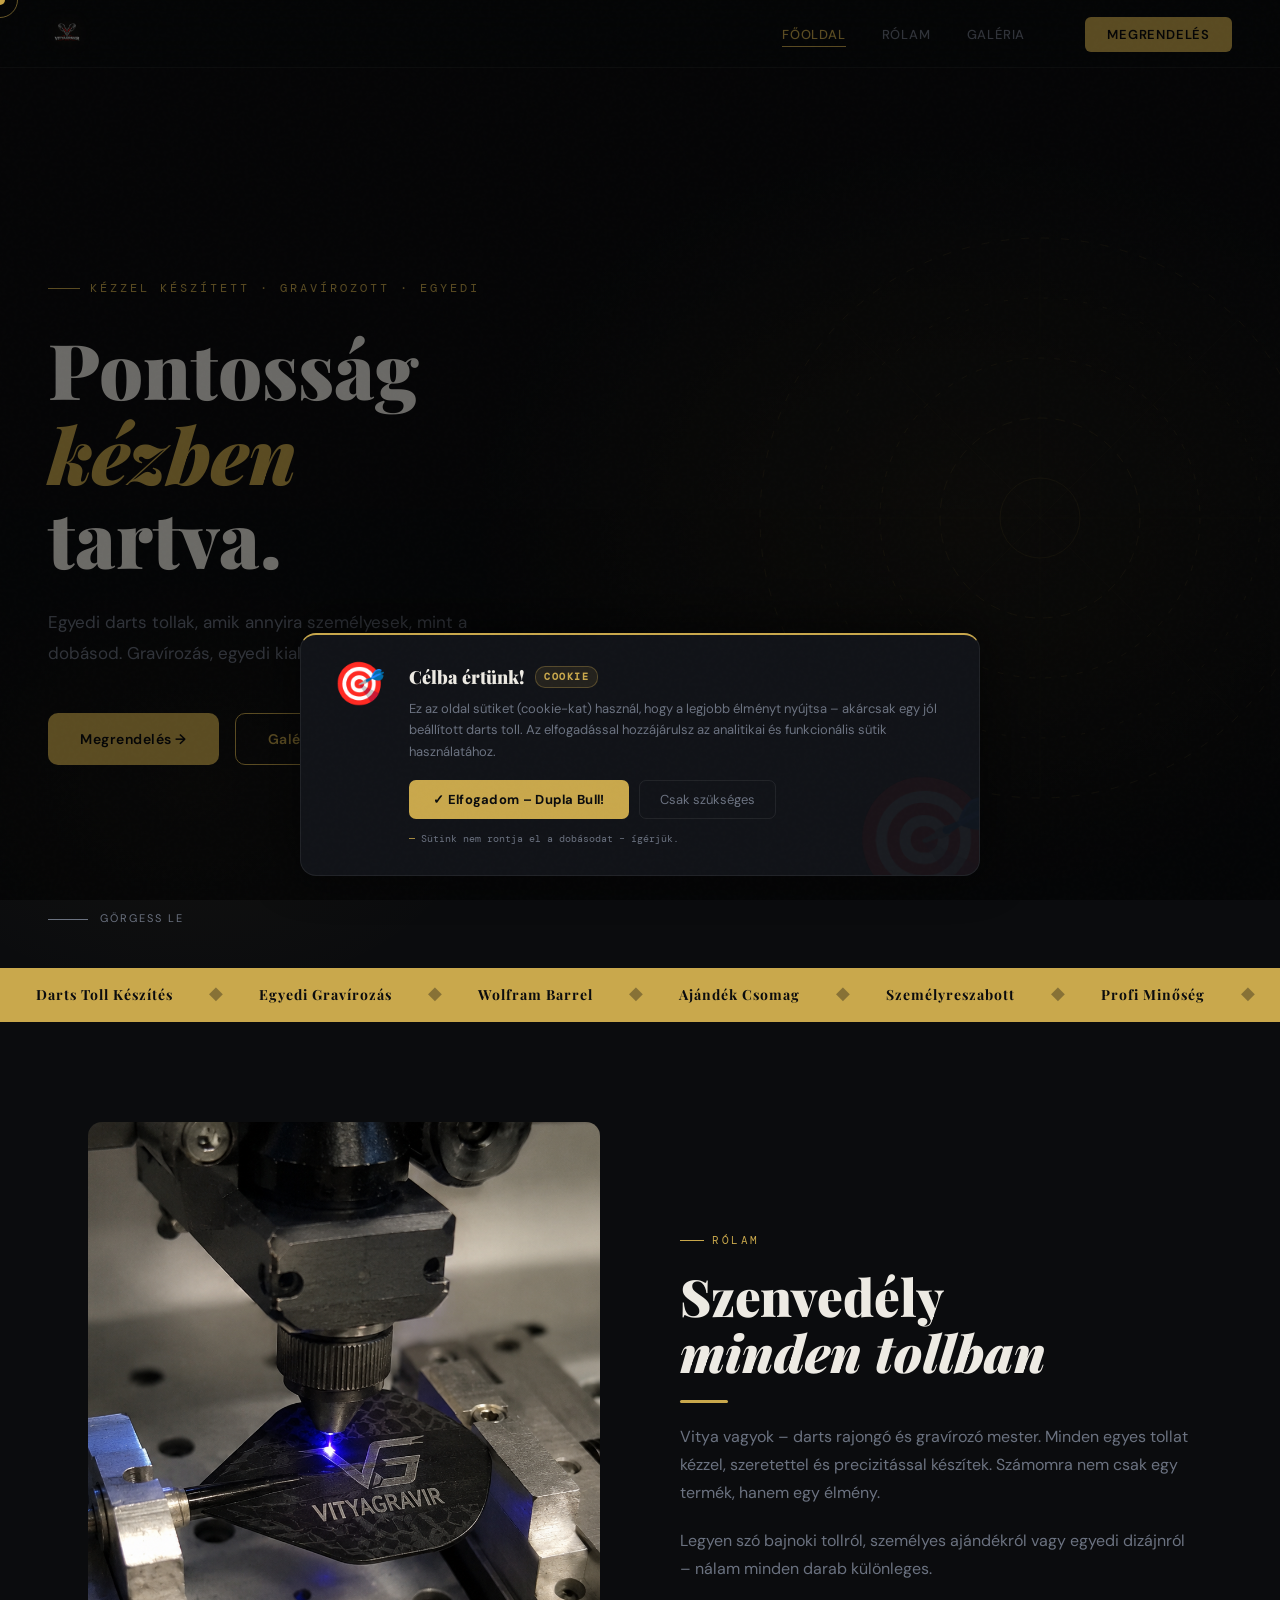
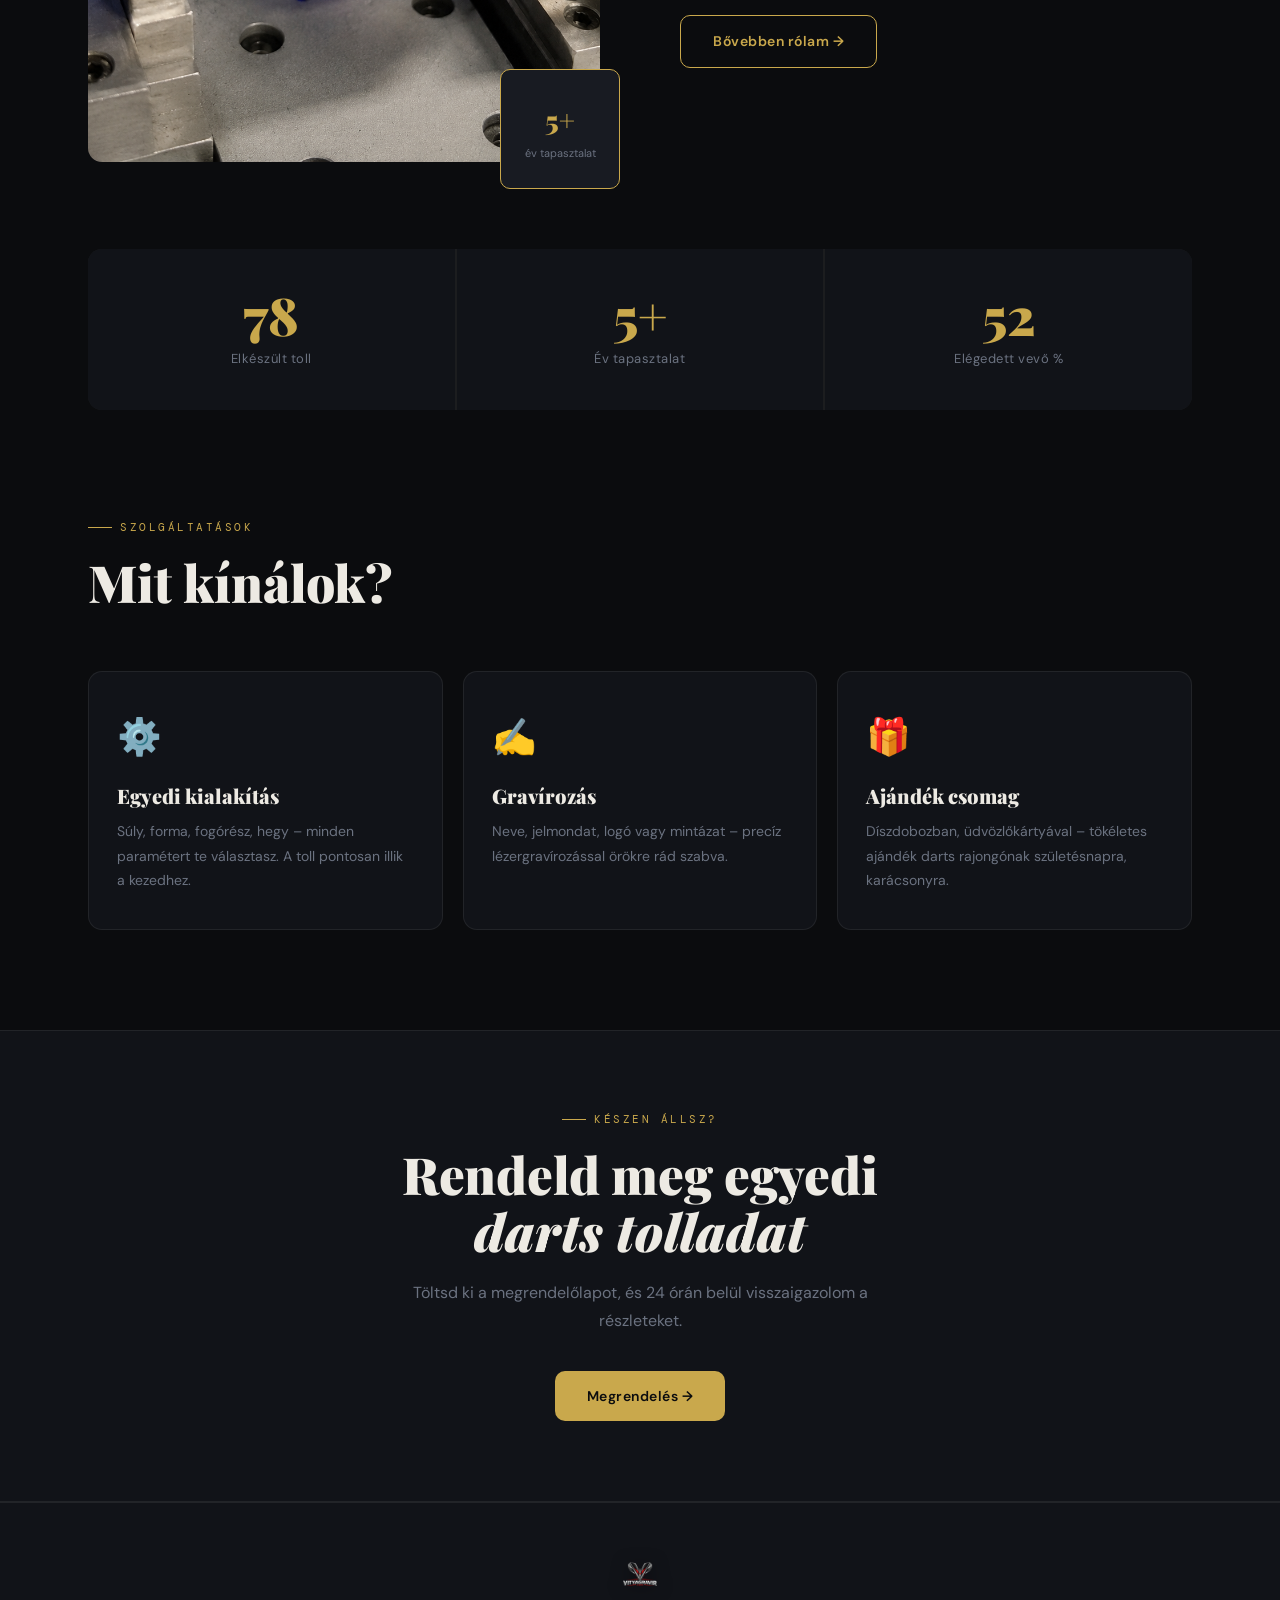
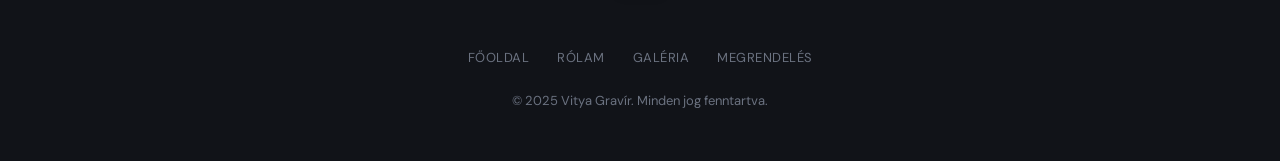
<file: index.html>
<!DOCTYPE html>
<html lang="hu">
<head>
  <meta charset="UTF-8" />
  <meta name="viewport" content="width=device-width, initial-scale=1.0" />
  <title>Vitya Gravír – Egyedi Darts Toll Készítő</title>
  <meta name="description" content="Kézzel készített, gravírozott egyedi darts tollak. Precizitás, minőség, személyreszabás." />
  <link rel="stylesheet" href="style.css" />
  <style>
    /* ---- HERO ---- */
    .hero {
      position: relative;
      min-height: 100vh;
      display: flex;
      align-items: center;
      overflow: hidden;
      padding: 0 48px;
    }

    .hero-bg {
      position: absolute;
      inset: 0;
      background:
        radial-gradient(ellipse 55% 60% at 75% 50%, rgba(201,168,76,0.08) 0%, transparent 70%),
        radial-gradient(ellipse 40% 40% at 15% 80%, rgba(201,168,76,0.04) 0%, transparent 60%);
      pointer-events: none;
    }

    /* animated dartboard rings */
    .dartboard-anim {
      position: absolute;
      right: -60px; top: 50%;
      transform: translateY(-50%);
      width: 600px; height: 600px;
      pointer-events: none;
      opacity: 0.12;
    }

    .dartboard-anim circle {
      fill: none;
      stroke: var(--gold);
      stroke-width: 1;
      transform-origin: center;
      animation: spin-ring 30s linear infinite;
    }
    .dartboard-anim circle:nth-child(2) { animation-duration: 22s; animation-direction: reverse; }
    .dartboard-anim circle:nth-child(3) { animation-duration: 40s; }
    .dartboard-anim circle:nth-child(4) { animation-duration: 16s; animation-direction: reverse; }

    @keyframes spin-ring { to { transform: rotate(360deg); } }

    /* crosshair lines */
    .dartboard-anim line {
      stroke: var(--gold);
      stroke-width: 0.5;
      opacity: 0.5;
    }

    .hero-content { position: relative; z-index: 2; max-width: 680px; }

    .hero-eyebrow {
      display: inline-flex;
      align-items: center;
      gap: 10px;
      font-family: 'DM Mono', monospace;
      font-size: 12px;
      letter-spacing: 3px;
      text-transform: uppercase;
      color: var(--gold);
      margin-bottom: 28px;
      opacity: 0;
      animation: fadeUp 0.8s ease 0.2s forwards;
    }
    .hero-eyebrow::before {
      content: '';
      width: 32px; height: 1px;
      background: var(--gold);
    }

    .hero h1 {
      opacity: 0;
      animation: fadeUp 0.9s ease 0.4s forwards;
      margin-bottom: 28px;
    }

    .hero h1 .line { display: block; }
    .hero h1 em {
      font-style: italic;
      color: var(--gold);
    }

    .hero-sub {
      font-size: 17px;
      max-width: 480px;
      line-height: 1.8;
      color: var(--muted);
      margin-bottom: 44px;
      opacity: 0;
      animation: fadeUp 0.9s ease 0.6s forwards;
    }

    .hero-btns {
      display: flex;
      gap: 16px;
      flex-wrap: wrap;
      opacity: 0;
      animation: fadeUp 0.9s ease 0.8s forwards;
    }

    .hero-scroll {
      position: absolute;
      bottom: 40px; left: 48px;
      display: flex;
      align-items: center;
      gap: 12px;
      font-size: 11px;
      letter-spacing: 2px;
      text-transform: uppercase;
      color: var(--muted);
      opacity: 0;
      animation: fadeUp 1s ease 1.2s forwards;
    }
    .scroll-line {
      width: 40px; height: 1px;
      background: var(--muted);
      animation: scroll-pulse 2s ease-in-out infinite;
    }
    @keyframes scroll-pulse { 0%,100% { width: 40px; } 50% { width: 20px; } }

    @keyframes fadeUp {
      from { opacity: 0; transform: translateY(24px); }
      to   { opacity: 1; transform: none; }
    }

    /* ---- MARQUEE STRIP ---- */
    .marquee-strip {
      background: var(--gold);
      overflow: hidden;
      white-space: nowrap;
      padding: 14px 0;
    }
    .marquee-inner {
      display: inline-flex;
      gap: 0;
      animation: marquee 22s linear infinite;
    }
    .marquee-item {
      font-family: 'Playfair Display', serif;
      font-size: 14px;
      font-weight: 700;
      color: var(--bg);
      padding: 0 36px;
      letter-spacing: 1px;
    }
    .marquee-dot {
      color: rgba(11,12,14,0.35);
      font-size: 18px;
      line-height: 1;
    }
    @keyframes marquee { to { transform: translateX(-50%); } }

    /* ---- ABOUT PREVIEW ---- */
    .about-preview {
      display: grid;
      grid-template-columns: 1fr 1fr;
      gap: 80px;
      align-items: center;
    }

    .about-img-wrap {
      position: relative;
    }

    .about-img-placeholder {
      width: 100%;
      aspect-ratio: 4/5;
      background: var(--bg2);
      border: 1px solid var(--border);
      border-radius: 14px;
      display: flex;
      flex-direction: column;
      align-items: center;
      justify-content: center;
      gap: 16px;
      color: var(--muted);
      font-size: 14px;
    }
    .about-img-placeholder .ph-icon { font-size: 48px; opacity: 0.3; }

    .about-img-frame {
      position: absolute;
      bottom: -20px; right: -20px;
      width: 120px; height: 120px;
      border: 1.5px solid var(--gold);
      border-radius: 10px;
      background: var(--bg3);
      display: flex;
      flex-direction: column;
      align-items: center;
      justify-content: center;
      gap: 4px;
    }
    .about-img-frame strong {
      font-family: 'Playfair Display', serif;
      font-size: 28px;
      font-weight: 900;
      color: var(--gold);
    }
    .about-img-frame span { font-size: 11px; color: var(--muted); text-align: center; line-height: 1.3; }

    .about-text h2 { margin-bottom: 16px; }

    .about-text p { margin-bottom: 20px; }

    /* ---- STATS ---- */
    .stats-row {
      display: grid;
      grid-template-columns: repeat(3, 1fr);
      gap: 2px;
      margin-top: 80px;
      background: var(--border);
      border-radius: 14px;
      overflow: hidden;
    }
    .stat-item {
      background: var(--bg2);
      padding: 40px 32px;
      text-align: center;
    }
    .stat-num {
      font-family: 'Playfair Display', serif;
      font-size: 52px;
      font-weight: 900;
      color: var(--gold);
      line-height: 1;
      margin-bottom: 8px;
    }
    .stat-label { font-size: 13px; color: var(--muted); letter-spacing: 0.5px; }

    /* ---- SERVICES ---- */
    .services-grid {
      display: grid;
      grid-template-columns: repeat(3, 1fr);
      gap: 20px;
      margin-top: 60px;
    }
    .service-card {
      background: var(--bg2);
      border: 1px solid var(--border);
      border-radius: 14px;
      padding: 36px 28px;
      transition: border-color 0.3s, transform 0.3s;
      position: relative;
      overflow: hidden;
    }
    .service-card::before {
      content: '';
      position: absolute;
      top: 0; left: 0; right: 0;
      height: 2px;
      background: var(--gold);
      transform: scaleX(0);
      transform-origin: left;
      transition: transform 0.4s;
    }
    .service-card:hover::before { transform: scaleX(1); }
    .service-card:hover { border-color: rgba(201,168,76,0.3); transform: translateY(-6px); }

    .service-icon { font-size: 36px; margin-bottom: 20px; }
    .service-card h3 { font-size: 20px; margin-bottom: 12px; }
    .service-card p { font-size: 14px; }

    /* ---- CTA BAND ---- */
    .cta-band {
      background: var(--bg2);
      border-top: 1px solid var(--border);
      border-bottom: 1px solid var(--border);
      padding: 80px 48px !important;
      text-align: center;
    }
    .cta-band h2 { margin-bottom: 20px; }
    .cta-band p { margin-bottom: 36px; max-width: 500px; margin-left: auto; margin-right: auto; }

    @media (max-width: 900px) {
      .about-preview { grid-template-columns: 1fr; gap: 40px; }
      .services-grid { grid-template-columns: 1fr; }
      .stats-row { grid-template-columns: 1fr; }
      .hero { padding: 0 24px; min-height: 90vh; }
      .hero-scroll { left: 24px; }
      .dartboard-anim { width: 320px; height: 320px; right: -80px; opacity: 0.06; }
    }
  </style>
</head>
<body>

<div id="cursor"></div>
<div id="cursor-ring"></div>

<!-- NAV -->
<nav>
  <a href="index.html" class="nav-logo"><img src="kepek/logo.png" alt="Vitya Gravír" /></a>
  <ul class="nav-links">
    <li><a href="index.html">Főoldal</a></li>
    <li><a href="rolam.html">Rólam</a></li>
    <li><a href="galeria.html">Galéria</a></li>
    <li><a href="megrendeles.html" class="nav-cta">Megrendelés</a></li>
  </ul>
  <div class="nav-burger"><span></span><span></span><span></span></div>
</nav>
<div class="nav-mobile">
  <a href="index.html">Főoldal</a>
  <a href="rolam.html">Rólam</a>
  <a href="galeria.html">Galéria</a>
  <a href="megrendeles.html">Megrendelés</a>
</div>

<div class="page">

  <!-- HERO -->
  <div class="hero">
    <div class="hero-bg"></div>
    <svg class="dartboard-anim" viewBox="0 0 600 600" xmlns="http://www.w3.org/2000/svg">
      <circle cx="300" cy="300" r="280" stroke-dasharray="8 12"/>
      <circle cx="300" cy="300" r="220" stroke-dasharray="4 16"/>
      <circle cx="300" cy="300" r="160" stroke-dasharray="6 10"/>
      <circle cx="300" cy="300" r="100" stroke-dasharray="10 8"/>
      <circle cx="300" cy="300" r="40"/>
      <line x1="300" y1="20" x2="300" y2="580"/>
      <line x1="20" y1="300" x2="580" y2="300"/>
      <line x1="102" y1="102" x2="498" y2="498"/>
      <line x1="498" y1="102" x2="102" y2="498"/>
    </svg>

    <div class="hero-content">
      <div class="hero-eyebrow">Kézzel készített · Gravírozott · Egyedi</div>
      <h1>
        <span class="line">Pontosság</span>
        <span class="line"><em>kézben</em></span>
        <span class="line">tartva.</span>
      </h1>
      <p class="hero-sub">Egyedi darts tollak, amik annyira személyesek, mint a dobásod. Gravírozás, egyedi kialakítás, profi minőség.</p>
      <div class="hero-btns">
        <a href="megrendeles.html" class="btn btn-gold">Megrendelés →</a>
        <a href="galeria.html" class="btn btn-outline">Galéria megtekintése</a>
      </div>
    </div>

    <div class="hero-scroll">
      <div class="scroll-line"></div>
      Görgess le
    </div>
  </div>

  <!-- MARQUEE -->
  <div class="marquee-strip">
    <div class="marquee-inner">
      <span class="marquee-item">Darts Toll Készítés</span><span class="marquee-dot">◆</span>
      <span class="marquee-item">Egyedi Gravírozás</span><span class="marquee-dot">◆</span>
      <span class="marquee-item">Wolfram Barrel</span><span class="marquee-dot">◆</span>
      <span class="marquee-item">Ajándék Csomag</span><span class="marquee-dot">◆</span>
      <span class="marquee-item">Személyreszabott</span><span class="marquee-dot">◆</span>
      <span class="marquee-item">Profi Minőség</span><span class="marquee-dot">◆</span>
      <span class="marquee-item">Darts Toll Készítés</span><span class="marquee-dot">◆</span>
      <span class="marquee-item">Egyedi Gravírozás</span><span class="marquee-dot">◆</span>
      <span class="marquee-item">Wolfram Barrel</span><span class="marquee-dot">◆</span>
      <span class="marquee-item">Ajándék Csomag</span><span class="marquee-dot">◆</span>
      <span class="marquee-item">Személyreszabott</span><span class="marquee-dot">◆</span>
      <span class="marquee-item">Profi Minőség</span><span class="marquee-dot">◆</span>
    </div>
  </div>

  <!-- ABOUT PREVIEW -->
  <section>
    <div class="about-preview">
      <div class="about-img-wrap reveal">
        <img src="kepek/muhely.png" alt="Vitya Gravír lézer gravírozás" style="width:100%;aspect-ratio:4/5;object-fit:cover;border-radius:14px;" />
        <div class="about-img-frame">
          <strong>5+</strong>
          <span>év tapasztalat</span>
        </div>
      </div>
      <div class="about-text reveal reveal-delay-2">
        <div class="section-tag">Rólam</div>
        <h2>Szenvedély<br><em>minden tollban</em></h2>
        <div class="gold-line"></div>
        <p>Vitya vagyok – darts rajongó és gravírozó mester. Minden egyes tollat kézzel, szeretettel és precizitással készítek. Számomra nem csak egy termék, hanem egy élmény.</p>
        <p>Legyen szó bajnoki tollról, személyes ajándékról vagy egyedi dizájnról – nálam minden darab különleges.</p>
        <a href="rolam.html" class="btn btn-outline" style="margin-top:12px;">Bővebben rólam →</a>
      </div>
    </div>

    <!-- STATS -->
    <div class="stats-row reveal">
      <div class="stat-item">
        <div class="stat-num" data-count="180">0</div>
        <div class="stat-label">Elkészült toll</div>
      </div>
      <div class="stat-item">
        <div class="stat-num" data-count="5">0</div>
        <div class="stat-label">Év tapasztalat</div>
      </div>
      <div class="stat-item">
        <div class="stat-num" data-count="100">0</div>
        <div class="stat-label">Elégedett vevő %</div>
      </div>
    </div>
  </section>

  <!-- SERVICES -->
  <section style="padding-top:0;">
    <div class="reveal">
      <div class="section-tag">Szolgáltatások</div>
      <h2>Mit kínálok?</h2>
    </div>
    <div class="services-grid">
      <div class="service-card reveal reveal-delay-1">
        <div class="service-icon">⚙️</div>
        <h3>Egyedi kialakítás</h3>
        <p>Súly, forma, fogórész, hegy – minden paramétert te választasz. A toll pontosan illik a kezedhez.</p>
      </div>
      <div class="service-card reveal reveal-delay-2">
        <div class="service-icon">✍️</div>
        <h3>Gravírozás</h3>
        <p>Neve, jelmondat, logó vagy mintázat – precíz lézergravírozással örökre rád szabva.</p>
      </div>
      <div class="service-card reveal reveal-delay-3">
        <div class="service-icon">🎁</div>
        <h3>Ajándék csomag</h3>
        <p>Díszdobozban, üdvözlőkártyával – tökéletes ajándék darts rajongónak születésnapra, karácsonyra.</p>
      </div>
    </div>
  </section>

  <!-- CTA BAND -->
  <section class="cta-band" style="max-width:100%;">
    <div class="reveal">
      <div class="section-tag" style="justify-content:center; display:flex;">Készen állsz?</div>
      <h2>Rendeld meg egyedi<br><em>darts tolladat</em></h2>
      <p>Töltsd ki a megrendelőlapot, és 24 órán belül visszaigazolom a részleteket.</p>
      <a href="megrendeles.html" class="btn btn-gold">Megrendelés →</a>
    </div>
  </section>

</div><!-- /page -->

<!-- FOOTER -->
<footer>
  <a href="index.html" class="footer-logo"><img src="kepek/logo.png" alt="Vitya Gravír" /></a>
  <ul class="footer-links">
    <li><a href="index.html">Főoldal</a></li>
    <li><a href="rolam.html">Rólam</a></li>
    <li><a href="galeria.html">Galéria</a></li>
    <li><a href="megrendeles.html">Megrendelés</a></li>
  </ul>
  <p>© 2025 Vitya Gravír. Minden jog fenntartva.</p>
</footer>

<script src="main.js"></script>
<script>
  // Counter animation
  document.querySelectorAll('.stat-num[data-count]').forEach(el => {
    const target = +el.dataset.count;
    const obs = new IntersectionObserver(entries => {
      if (entries[0].isIntersecting) {
        let start = 0;
        const step = () => {
          start += Math.ceil(target / 60);
          if (start >= target) { el.textContent = target + (target === 100 ? '%' : '+'); return; }
          el.textContent = start;
          requestAnimationFrame(step);
        };
        step();
        obs.disconnect();
      }
    }, { threshold: 0.5 });
    obs.observe(el);
  });
</script>

<!-- COOKIE POPUP -->
<div class="cookie-overlay" id="cookieOverlay">
  <div class="cookie-box">
    <div class="cookie-dart">🎯</div>
    <div class="cookie-content">
      <div class="cookie-title">
        Célba értünk! <span class="bull">Cookie</span>
      </div>
      <p class="cookie-text">
        Ez az oldal sütiket (cookie-kat) használ, hogy a legjobb élményt nyújtsa – akárcsak egy jól beállított darts toll. Az elfogadással hozzájárulsz az analitikai és funkcionális sütik használatához.
      </p>
      <div class="cookie-btns">
        <button class="cookie-accept" onclick="acceptCookies()">✓ Elfogadom – Dupla Bull!</button>
        <button class="cookie-decline" onclick="declineCookies()">Csak szükséges</button>
      </div>
      <div class="cookie-score">Sütink nem rontja el a dobásodat – ígérjük.</div>
    </div>
  </div>
</div>
<script>
  (function() {
    if (!localStorage.getItem("vg_cookie")) {
      setTimeout(function() {
        var o = document.getElementById("cookieOverlay");
        if (o) o.classList.add("show");
      }, 1200);
    }
  })();
  function acceptCookies() {
    localStorage.setItem("vg_cookie", "accepted");
    hideCookie();
  }
  function declineCookies() {
    localStorage.setItem("vg_cookie", "declined");
    hideCookie();
  }
  function hideCookie() {
    var o = document.getElementById("cookieOverlay");
    if (o) { o.style.opacity = "0"; setTimeout(function(){ o.remove(); }, 400); }
  }
</script>
</body>
</html>
</file>
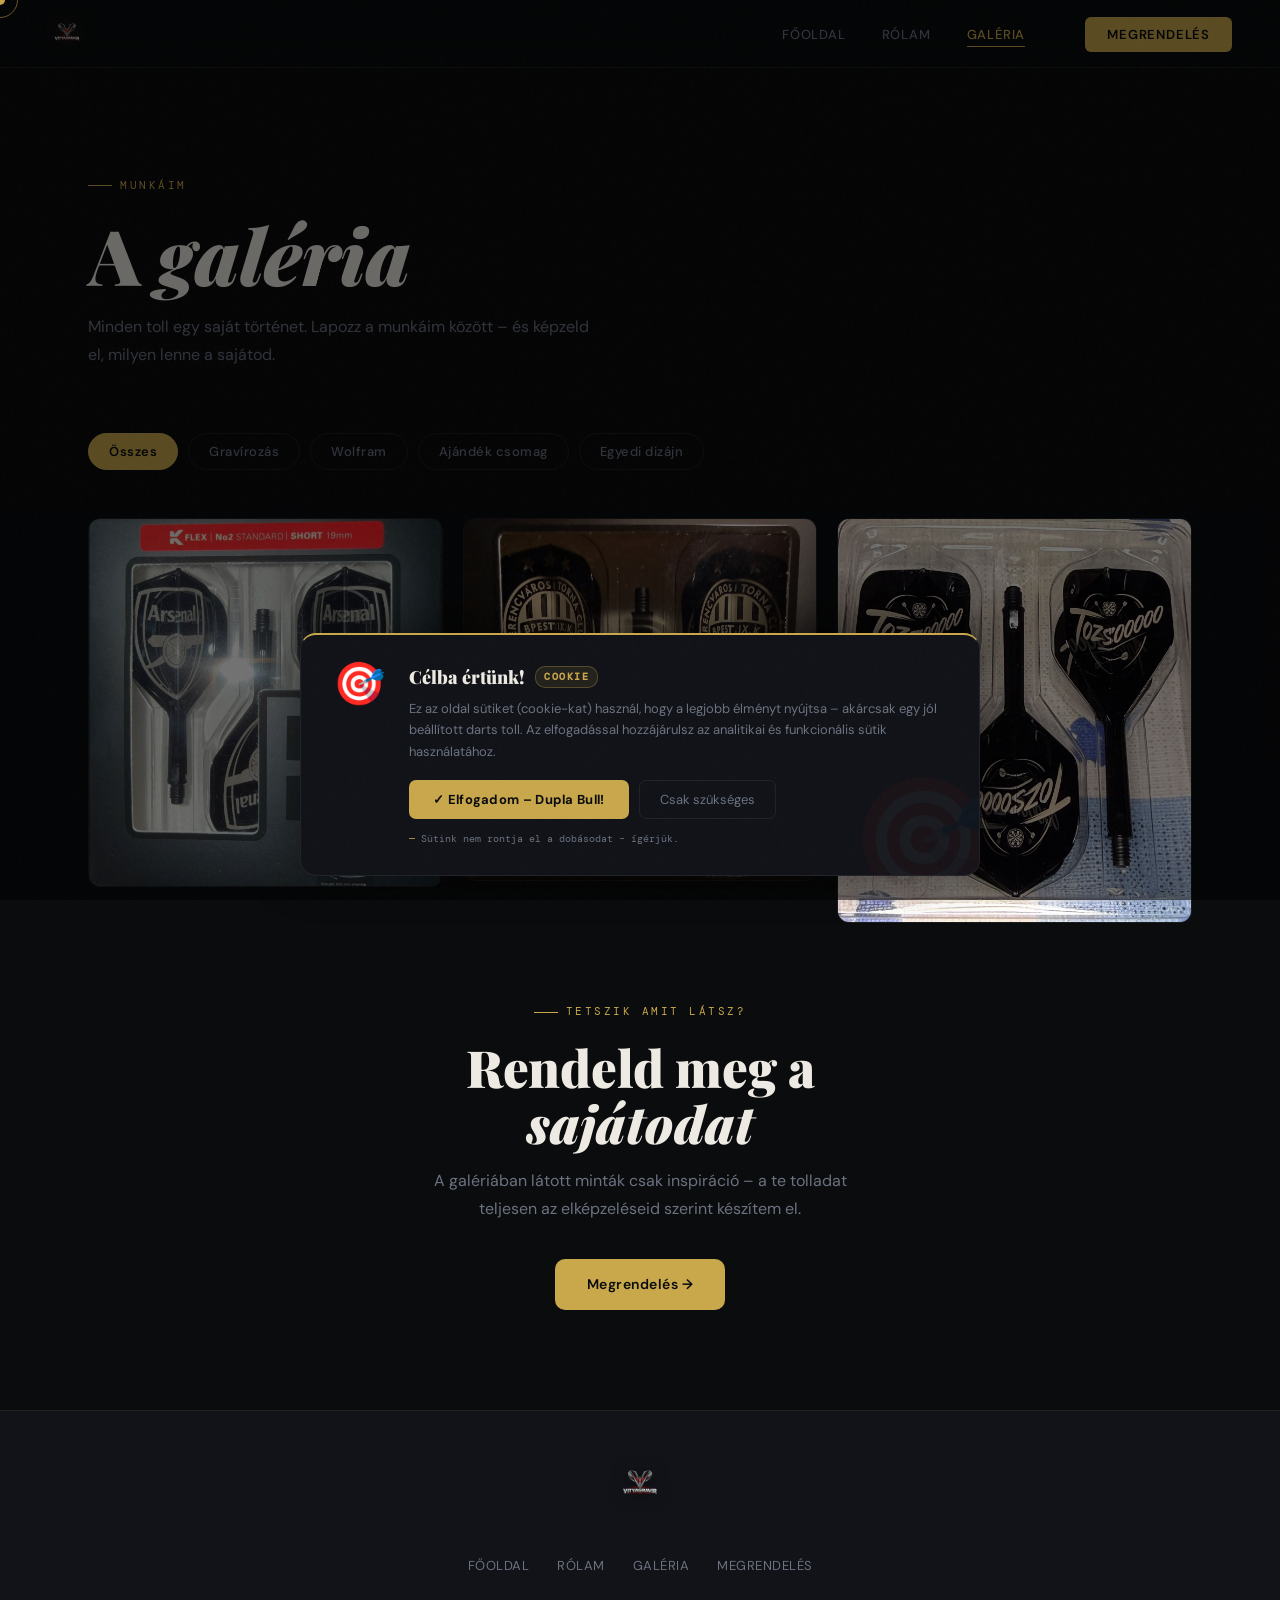
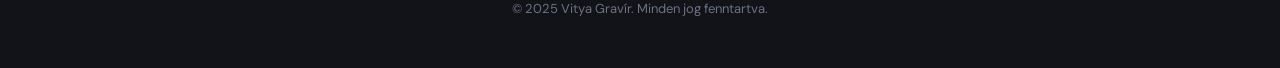
<file: galeria.html>
<!DOCTYPE html>
<html lang="hu">
<head>
  <meta charset="UTF-8" />
  <meta name="viewport" content="width=device-width, initial-scale=1.0" />
  <title>Galéria – Vitya Gravír</title>
  <link rel="stylesheet" href="style.css" />
  <style>
    /* ---- HERO STRIP ---- */
    .gallery-hero {
      padding: 100px 48px 64px;
      max-width: 1200px;
      margin: 0 auto;
    }
    .gallery-hero h1 { margin-bottom: 16px; }
    .gallery-hero p { max-width: 520px; font-size: 16px; }

    /* ---- FILTER BAR ---- */
    .filter-bar {
      max-width: 1200px;
      margin: 0 auto;
      padding: 0 48px 48px;
      display: flex;
      gap: 10px;
      flex-wrap: wrap;
    }
    .filter-btn {
      padding: 9px 20px;
      border-radius: 24px;
      border: 1px solid var(--border);
      background: transparent;
      color: var(--muted);
      font-family: 'DM Sans', sans-serif;
      font-size: 13px;
      font-weight: 500;
      letter-spacing: 0.5px;
      cursor: pointer;
      transition: all 0.2s;
    }
    .filter-btn:hover { border-color: rgba(201,168,76,0.4); color: var(--white); }
    .filter-btn.active {
      background: var(--gold);
      border-color: var(--gold);
      color: var(--bg);
      font-weight: 600;
    }

    /* ---- MASONRY / GRID ---- */
    .gallery-grid {
      max-width: 1200px;
      margin: 0 auto;
      padding: 0 48px 80px;
      columns: 3;
      column-gap: 20px;
    }

    .gallery-item {
      break-inside: avoid;
      margin-bottom: 20px;
      border-radius: 12px;
      overflow: hidden;
      cursor: pointer;
      position: relative;
      border: 1px solid var(--border);
      transition: transform 0.3s, border-color 0.3s;
      display: block;
    }

    .gallery-item:hover { transform: scale(1.02); border-color: rgba(201,168,76,0.4); }

    .gallery-item img {
      width: 100%;
      display: block;
      object-fit: cover;
    }

    /* placeholder cards with different heights */
    .gallery-ph {
      background: var(--bg2);
      display: flex;
      flex-direction: column;
      align-items: center;
      justify-content: center;
      gap: 12px;
      color: var(--muted);
      font-size: 13px;
    }
    .gallery-ph .ph-icon { font-size: 36px; opacity: 0.3; }

    .gallery-item .overlay {
      position: absolute;
      inset: 0;
      background: linear-gradient(to top, rgba(11,12,14,0.9) 0%, transparent 50%);
      opacity: 0;
      transition: opacity 0.3s;
      display: flex;
      flex-direction: column;
      justify-content: flex-end;
      padding: 20px;
    }
    .gallery-item:hover .overlay { opacity: 1; }
    .overlay-title {
      font-family: 'Playfair Display', serif;
      font-size: 17px;
      font-weight: 700;
      color: var(--white);
      margin-bottom: 4px;
    }
    .overlay-tag {
      font-family: 'DM Mono', monospace;
      font-size: 11px;
      color: var(--gold);
      letter-spacing: 1.5px;
      text-transform: uppercase;
    }
    .overlay-zoom {
      position: absolute;
      top: 16px; right: 16px;
      width: 36px; height: 36px;
      background: rgba(201,168,76,0.15);
      border: 1px solid rgba(201,168,76,0.5);
      border-radius: 50%;
      display: flex; align-items: center; justify-content: center;
      font-size: 16px;
      opacity: 0;
      transform: scale(0.7);
      transition: opacity 0.3s, transform 0.3s;
    }
    .gallery-item:hover .overlay-zoom { opacity: 1; transform: scale(1); }

    /* hidden items for filter */
    .gallery-item.hidden {
      display: none;
    }

    /* ---- LIGHTBOX ---- */
    .lightbox {
      position: fixed;
      inset: 0;
      z-index: 800;
      background: rgba(11,12,14,0.96);
      display: flex;
      align-items: center;
      justify-content: center;
      opacity: 0;
      pointer-events: none;
      transition: opacity 0.3s;
    }
    .lightbox.open { opacity: 1; pointer-events: all; }
    .lb-img {
      max-width: 80vw;
      max-height: 80vh;
      border-radius: 12px;
      border: 1px solid var(--border);
      object-fit: contain;
      transform: scale(0.9);
      transition: transform 0.35s cubic-bezier(.34,1.56,.64,1);
    }
    .lightbox.open .lb-img { transform: scale(1); }
    .lb-close {
      position: absolute;
      top: 32px; right: 40px;
      font-size: 32px;
      color: var(--muted);
      cursor: pointer;
      transition: color 0.2s;
      line-height: 1;
    }
    .lb-close:hover { color: var(--gold); }
    .lb-caption {
      position: absolute;
      bottom: 40px;
      left: 50%; transform: translateX(-50%);
      text-align: center;
    }
    .lb-caption strong {
      font-family: 'Playfair Display', serif;
      font-size: 18px;
      color: var(--white);
      display: block;
      margin-bottom: 4px;
    }
    .lb-caption span {
      font-size: 12px;
      color: var(--gold);
      letter-spacing: 1.5px;
      text-transform: uppercase;
    }
    .lb-ph {
      width: 60vw;
      max-width: 700px;
      aspect-ratio: 4/3;
      background: var(--bg2);
      border: 1px solid var(--border);
      border-radius: 12px;
      display: flex;
      flex-direction: column;
      align-items: center;
      justify-content: center;
      gap: 16px;
      color: var(--muted);
      transform: scale(0.9);
      transition: transform 0.35s cubic-bezier(.34,1.56,.64,1);
    }
    .lightbox.open .lb-ph { transform: scale(1); }
    .lb-ph .ph-icon { font-size: 64px; opacity: 0.2; }
    .lb-ph span { font-size: 14px; }

    @media (max-width: 900px) {
      .gallery-grid { columns: 2; padding: 0 24px 60px; }
      .gallery-hero, .filter-bar { padding-left: 24px; padding-right: 24px; }
    }
    @media (max-width: 560px) {
      .gallery-grid { columns: 1; }
    }
  </style>
</head>
<body>

<div id="cursor"></div>
<div id="cursor-ring"></div>

<nav>
  <a href="index.html" class="nav-logo"><img src="kepek/logo.png" alt="Vitya Gravír" /></a>
  <ul class="nav-links">
    <li><a href="index.html">Főoldal</a></li>
    <li><a href="rolam.html">Rólam</a></li>
    <li><a href="galeria.html">Galéria</a></li>
    <li><a href="megrendeles.html" class="nav-cta">Megrendelés</a></li>
  </ul>
  <div class="nav-burger"><span></span><span></span><span></span></div>
</nav>
<div class="nav-mobile">
  <a href="index.html">Főoldal</a>
  <a href="rolam.html">Rólam</a>
  <a href="galeria.html">Galéria</a>
  <a href="megrendeles.html">Megrendelés</a>
</div>

<div class="page">

  <div class="gallery-hero">
    <div class="section-tag reveal">Munkáim</div>
    <h1 class="reveal reveal-delay-1">A <em>galéria</em></h1>
    <p class="reveal reveal-delay-2">Minden toll egy saját történet. Lapozz a munkáim között – és képzeld el, milyen lenne a sajátod.</p>
  </div>

  <!-- FILTER -->
  <div class="filter-bar reveal">
    <button class="filter-btn active" data-filter="all">Összes</button>
    <button class="filter-btn" data-filter="gravir">Gravírozás</button>
    <button class="filter-btn" data-filter="wolfram">Wolfram</button>
    <button class="filter-btn" data-filter="ajandek">Ajándék csomag</button>
    <button class="filter-btn" data-filter="egyedi">Egyedi dizájn</button>
  </div>

  <div class="gallery-grid" id="galleryGrid">

    <div class="gallery-item" data-category="egyedi" onclick="openLightbox(this)">
      <img src="kepek/IMG_6858.jpeg" alt="Arsenal logós darts szett" style="width:100%; display:block;" />
      <div class="overlay">
        <div class="overlay-title">Arsenal Logós Szett</div>
        <div class="overlay-tag">Egyedi dizájn</div>
      </div>
      <div class="overlay-zoom">🔍</div>
      <span style="display:none" class="lb-title">Arsenal Logós Szett</span>
      <span style="display:none" class="lb-cat">Egyedi dizájn</span>
    </div>

    <div class="gallery-item" data-category="egyedi" onclick="openLightbox(this)">
      <img src="kepek/IMG_6859.jpeg" alt="Ferencváros logós darts toll szett" style="width:100%; display:block;" />
      <div class="overlay">
        <div class="overlay-title">FTC Logós Darts Szett</div>
        <div class="overlay-tag">Egyedi dizájn</div>
      </div>
      <div class="overlay-zoom">🔍</div>
      <span style="display:none" class="lb-title">FTC Logós Darts Szett</span>
      <span style="display:none" class="lb-cat">Egyedi dizájn</span>
    </div>

    <div class="gallery-item" data-category="gravir" onclick="openLightbox(this)">
      <img src="kepek/IMG_6860.jpeg" alt="Tózsoooo egyedi gravírozott flight" style="width:100%; display:block;" />
      <div class="overlay">
        <div class="overlay-title">Egyedi Névgravír – Flight</div>
        <div class="overlay-tag">Gravírozás</div>
      </div>
      <div class="overlay-zoom">🔍</div>
      <span style="display:none" class="lb-title">Egyedi Névgravír – Flight</span>
      <span style="display:none" class="lb-cat">Gravírozás</span>
    </div>

  </div>

  <!-- CTA -->
  <div style="text-align:center; padding: 0 48px 100px; max-width:1200px; margin:0 auto;" class="reveal">
    <div class="section-tag" style="justify-content:center; display:flex;">Tetszik amit látsz?</div>
    <h2 style="margin-bottom:16px;">Rendeld meg a<br><em>sajátodat</em></h2>
    <p style="margin-bottom:36px; max-width:420px; margin-left:auto; margin-right:auto;">A galériában látott minták csak inspiráció – a te tolladat teljesen az elképzeléseid szerint készítem el.</p>
    <a href="megrendeles.html" class="btn btn-gold">Megrendelés →</a>
  </div>

</div>

<!-- LIGHTBOX -->
<div class="lightbox" id="lightbox" onclick="closeLightbox(event)">
  <div class="lb-close" onclick="closeLightbox()">✕</div>
  <div class="lb-ph" id="lbContent">
    <span class="ph-icon">🎯</span>
    <span id="lbText">Ide kerül a kép</span>
  </div>
  <div class="lb-caption">
    <strong id="lbTitle"></strong>
    <span id="lbCat"></span>
  </div>
</div>

<footer>
  <a href="index.html" class="footer-logo"><img src="kepek/logo.png" alt="Vitya Gravír" /></a>
  <ul class="footer-links">
    <li><a href="index.html">Főoldal</a></li>
    <li><a href="rolam.html">Rólam</a></li>
    <li><a href="galeria.html">Galéria</a></li>
    <li><a href="megrendeles.html">Megrendelés</a></li>
  </ul>
  <p>© 2025 Vitya Gravír. Minden jog fenntartva.</p>
</footer>

<script src="main.js"></script>
<script>
  // ---- FILTER ----
  document.querySelectorAll('.filter-btn').forEach(btn => {
    btn.addEventListener('click', () => {
      document.querySelectorAll('.filter-btn').forEach(b => b.classList.remove('active'));
      btn.classList.add('active');
      const f = btn.dataset.filter;
      document.querySelectorAll('.gallery-item').forEach(item => {
        if (f === 'all' || item.dataset.category === f) {
          item.classList.remove('hidden');
        } else {
          item.classList.add('hidden');
        }
      });
    });
  });

  // ---- LIGHTBOX ----
  function openLightbox(el) {
    const lb = document.getElementById('lightbox');
    const title = el.querySelector('.lb-title').textContent;
    const cat = el.querySelector('.lb-cat').textContent;
    const img = el.querySelector('img');
    const content = document.getElementById('lbContent');

    document.getElementById('lbTitle').textContent = title;
    document.getElementById('lbCat').textContent = cat;

    if (img) {
      content.outerHTML = `<img class="lb-img" id="lbContent" src="${img.src}" alt="${title}" />`;
    } else {
      // placeholder
      content.innerHTML = `<span class="ph-icon" style="font-size:64px;opacity:0.2;">🎯</span><span>${title}</span>`;
    }

    lb.classList.add('open');
    document.body.style.overflow = 'hidden';
  }

  function closeLightbox(e) {
    if (e && e.target !== document.getElementById('lightbox') && !e.target.classList.contains('lb-close')) return;
    document.getElementById('lightbox').classList.remove('open');
    document.body.style.overflow = '';
  }

  document.addEventListener('keydown', e => { if (e.key === 'Escape') closeLightbox({ target: document.getElementById('lightbox') }); });
</script>

<!-- COOKIE POPUP -->
<div class="cookie-overlay" id="cookieOverlay">
  <div class="cookie-box">
    <div class="cookie-dart">🎯</div>
    <div class="cookie-content">
      <div class="cookie-title">
        Célba értünk! <span class="bull">Cookie</span>
      </div>
      <p class="cookie-text">
        Ez az oldal sütiket (cookie-kat) használ, hogy a legjobb élményt nyújtsa – akárcsak egy jól beállított darts toll. Az elfogadással hozzájárulsz az analitikai és funkcionális sütik használatához.
      </p>
      <div class="cookie-btns">
        <button class="cookie-accept" onclick="acceptCookies()">✓ Elfogadom – Dupla Bull!</button>
        <button class="cookie-decline" onclick="declineCookies()">Csak szükséges</button>
      </div>
      <div class="cookie-score">Sütink nem rontja el a dobásodat – ígérjük.</div>
    </div>
  </div>
</div>
<script>
  (function() {
    if (!localStorage.getItem("vg_cookie")) {
      setTimeout(function() {
        var o = document.getElementById("cookieOverlay");
        if (o) o.classList.add("show");
      }, 1200);
    }
  })();
  function acceptCookies() {
    localStorage.setItem("vg_cookie", "accepted");
    hideCookie();
  }
  function declineCookies() {
    localStorage.setItem("vg_cookie", "declined");
    hideCookie();
  }
  function hideCookie() {
    var o = document.getElementById("cookieOverlay");
    if (o) { o.style.opacity = "0"; setTimeout(function(){ o.remove(); }, 400); }
  }
</script>
</body>
</html>
</file>
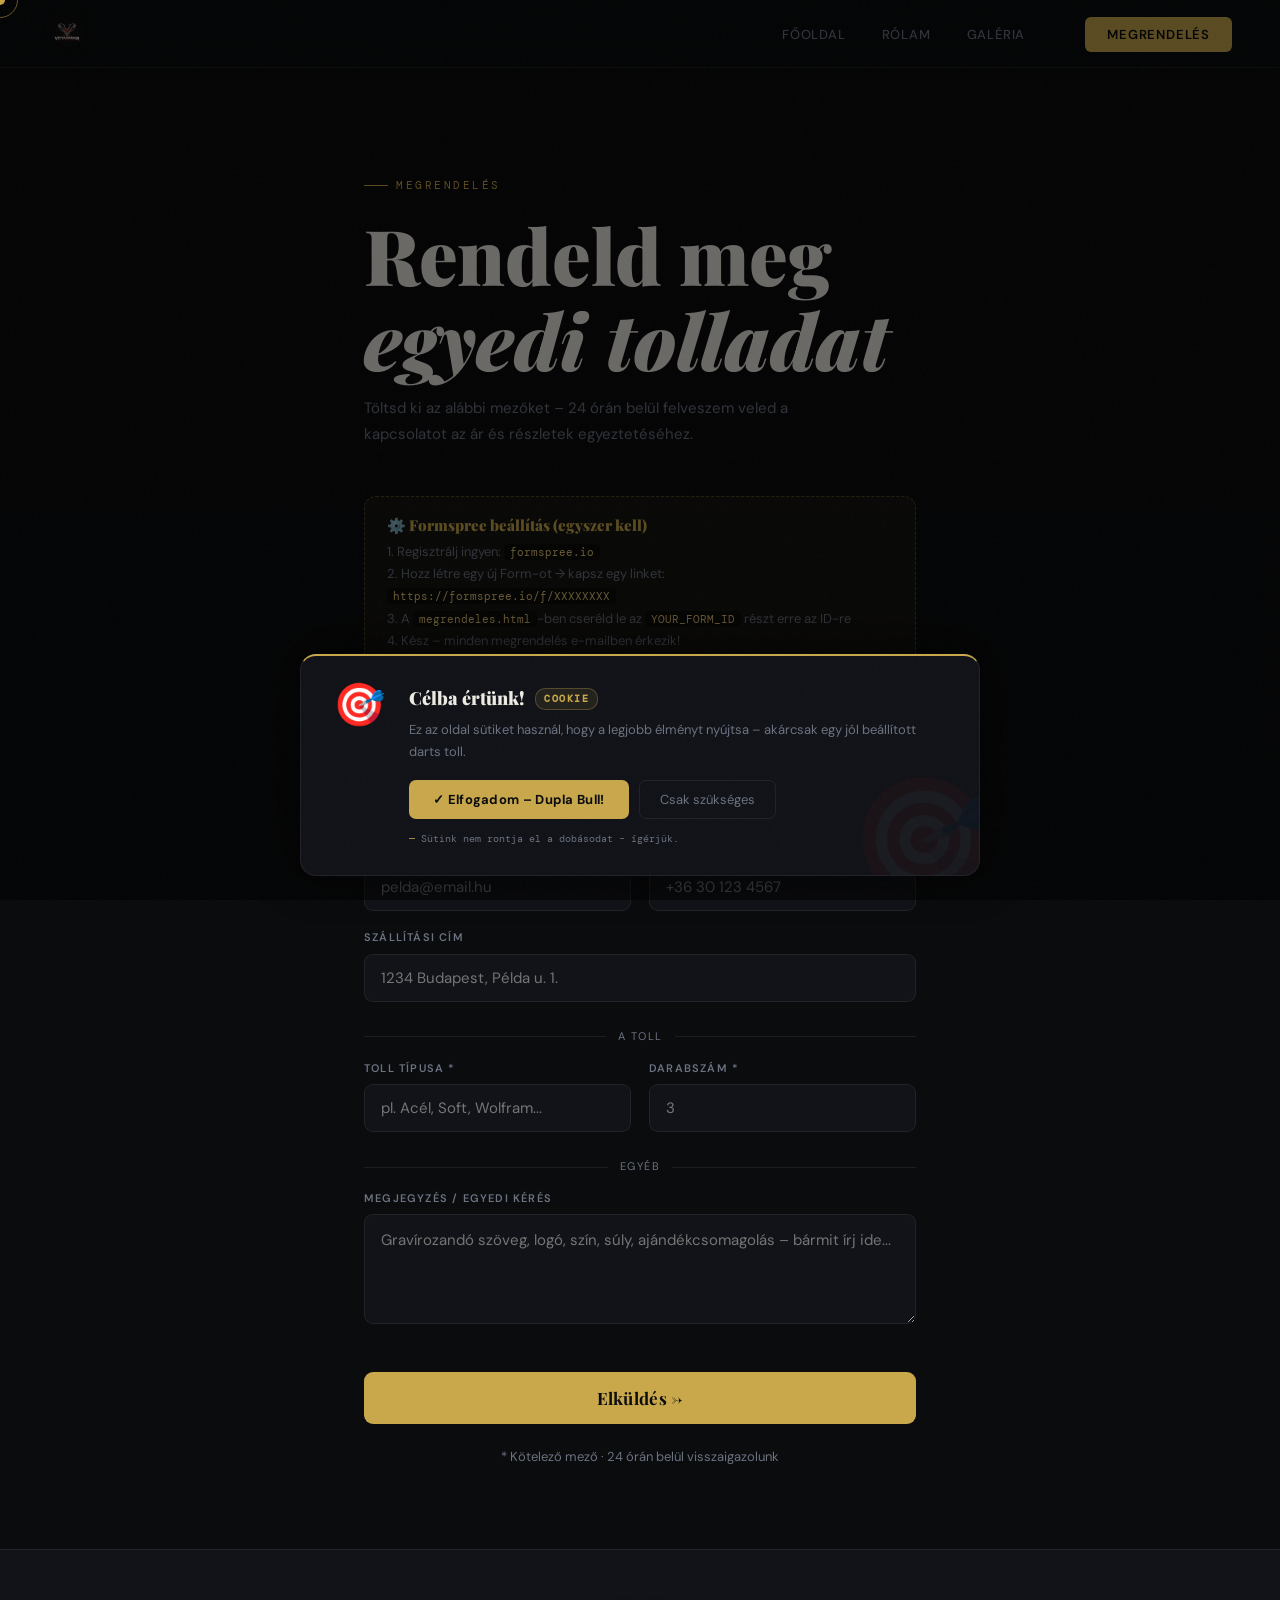
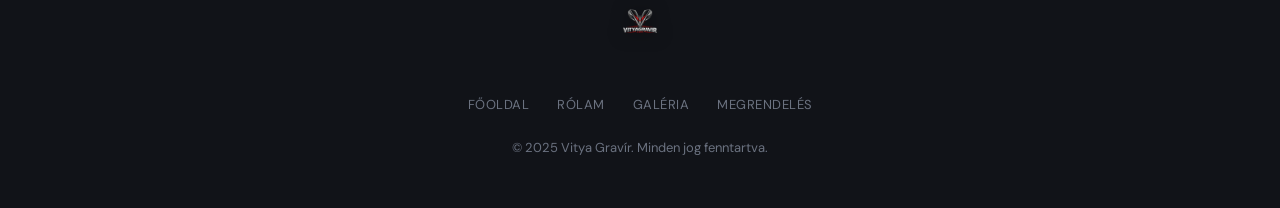
<file: megrendeles.html>
<!DOCTYPE html>
<html lang="hu">
<head>
  <meta charset="UTF-8" />
  <meta name="viewport" content="width=device-width, initial-scale=1.0" />
  <title>Megrendelés – Vitya Gravír</title>
  <link rel="stylesheet" href="style.css" />
  <style>
    .order-wrap {
      max-width: 600px;
      margin: 0 auto;
      padding: 100px 24px 80px;
    }

    .order-intro { margin-bottom: 48px; }
    .order-intro h1 { margin-bottom: 14px; }
    .order-intro p { font-size: 15px; max-width: 460px; }

    .simple-form {
      display: flex;
      flex-direction: column;
      gap: 18px;
    }

    .field {
      display: flex;
      flex-direction: column;
      gap: 7px;
    }

    label {
      font-size: 11px;
      font-weight: 600;
      letter-spacing: 1.2px;
      text-transform: uppercase;
      color: var(--muted);
    }

    input, textarea {
      background: var(--bg2);
      border: 1px solid var(--border);
      border-radius: 9px;
      color: var(--white);
      font-family: 'DM Sans', sans-serif;
      font-size: 15px;
      padding: 13px 16px;
      outline: none;
      width: 100%;
      transition: border-color 0.2s, background 0.2s;
    }
    input:focus, textarea:focus {
      border-color: var(--gold);
      background: rgba(201,168,76,0.04);
    }
    input.invalid { border-color: #c0392b; }
    textarea { min-height: 110px; resize: vertical; line-height: 1.65; }

    .row-2 {
      display: grid;
      grid-template-columns: 1fr 1fr;
      gap: 18px;
    }

    .divider-label {
      display: flex;
      align-items: center;
      gap: 12px;
      color: var(--muted);
      font-size: 11px;
      letter-spacing: 1.5px;
      text-transform: uppercase;
      margin: 8px 0 -4px;
    }
    .divider-label::before, .divider-label::after {
      content: '';
      flex: 1;
      height: 1px;
      background: var(--border);
    }

    .btn-submit {
      background: var(--gold);
      color: var(--bg);
      border: none;
      padding: 15px;
      border-radius: 9px;
      font-family: 'Playfair Display', serif;
      font-size: 17px;
      font-weight: 700;
      cursor: pointer;
      width: 100%;
      margin-top: 8px;
      transition: background 0.2s, transform 0.1s;
      display: flex;
      align-items: center;
      justify-content: center;
      gap: 10px;
      letter-spacing: 0.3px;
    }
    .btn-submit:hover { background: var(--gold2); }
    .btn-submit:active { transform: scale(0.99); }
    .btn-submit:disabled { opacity: 0.5; cursor: not-allowed; }


    .form-note {
      text-align: center;
      font-size: 13px;
      color: var(--muted);
      margin-top: 4px;
    }

    /* EMAILJS config */
    .config-box {
      background: rgba(201,168,76,0.06);
      border: 1px dashed rgba(201,168,76,0.35);
      border-radius: 12px;
      padding: 20px 22px;
      margin-bottom: 36px;
    }
    .config-box h3 {
      font-family: 'Playfair Display', serif;
      font-size: 15px;
      color: var(--gold);
      margin-bottom: 8px;
    }
    .config-box p { font-size: 13px; line-height: 1.7; }
    .config-box code {
      background: rgba(0,0,0,0.4);
      padding: 1px 6px;
      border-radius: 4px;
      color: var(--gold2);
      font-size: 11px;
      font-family: 'DM Mono', monospace;
    }
    .config-fields {
      display: grid;
      grid-template-columns: 1fr 1fr 1fr;
      gap: 10px;
      margin-top: 12px;
    }
    .config-fields input { font-size: 12px; padding: 8px 12px; }
    .config-save {
      margin-top: 10px;
      background: transparent;
      border: 1px solid var(--gold);
      color: var(--gold);
      padding: 8px 20px;
      border-radius: 7px;
      cursor: pointer;
      font-family: 'DM Sans', sans-serif;
      font-size: 13px;
      font-weight: 600;
      transition: background 0.2s;
    }
    .config-save:hover { background: rgba(201,168,76,0.08); }

    @media (max-width: 560px) {
      .row-2 { grid-template-columns: 1fr; }
      .config-fields { grid-template-columns: 1fr; }
    }
  </style>
  <script src="https://js.hcaptcha.com/1/api.js" async defer></script>
</head>
<body>

<div id="cursor"></div>
<div id="cursor-ring"></div>

<nav>
  <a href="index.html" class="nav-logo"><img src="kepek/logo.png" alt="Vitya Gravír" /></a>
  <ul class="nav-links">
    <li><a href="index.html">Főoldal</a></li>
    <li><a href="rolam.html">Rólam</a></li>
    <li><a href="galeria.html">Galéria</a></li>
    <li><a href="megrendeles.html" class="nav-cta">Megrendelés</a></li>
  </ul>
  <div class="nav-burger"><span></span><span></span><span></span></div>
</nav>
<div class="nav-mobile">
  <a href="index.html">Főoldal</a>
  <a href="rolam.html">Rólam</a>
  <a href="galeria.html">Galéria</a>
  <a href="megrendeles.html">Megrendelés</a>
</div>

<div class="page">
  <div class="order-wrap">

    <div class="order-intro reveal">
      <div class="section-tag">Megrendelés</div>
      <h1>Rendeld meg<br><em>egyedi tolladat</em></h1>
      <p>Töltsd ki az alábbi mezőket – 24 órán belül felveszem veled a kapcsolatot az ár és részletek egyeztetéséhez.</p>
    </div>

    <!-- FORMSPREE INSTRUCTION -->
    <div class="config-box reveal">
      <h3>⚙️ Formspree beállítás (egyszer kell)</h3>
      <p>
        1. Regisztrálj ingyen: <code>formspree.io</code><br>
        2. Hozz létre egy új Form-ot → kapsz egy linket: <code>https://formspree.io/f/XXXXXXXX</code><br>
        3. A <code>megrendeles.html</code>-ben cseréld le az <code>YOUR_FORM_ID</code> részt erre az ID-re<br>
        4. Kész – minden megrendelés e-mailben érkezik!
      </p>
    </div>

    <form class="simple-form reveal" id="orderForm" action="https://formspree.io/f/YOUR_FORM_ID" method="POST">

      <!-- KAPCSOLAT -->
      <div class="divider-label">Kapcsolat</div>

      <div class="field">
        <label>Teljes név *</label>
        <input type="text" name="nev" required placeholder="Kovács János" />
      </div>

      <div class="row-2">
        <div class="field">
          <label>E-mail *</label>
          <input type="email" name="email" required placeholder="pelda@email.hu" />
        </div>
        <div class="field">
          <label>Telefon *</label>
          <input type="tel" name="telefon" required placeholder="+36 30 123 4567" />
        </div>
      </div>

      <div class="field">
        <label>Szállítási cím</label>
        <input type="text" name="cim" placeholder="1234 Budapest, Példa u. 1." />
      </div>

      <!-- TOLL -->
      <div class="divider-label">A toll</div>

      <div class="row-2">
        <div class="field">
          <label>Toll típusa *</label>
          <input type="text" name="toll_tipus" required placeholder="pl. Acél, Soft, Wolfram..." />
        </div>
        <div class="field">
          <label>Darabszám *</label>
          <input type="number" name="darabszam" required min="1" max="99" placeholder="3" />
        </div>
      </div>

      <!-- MEGJEGYZÉS -->
      <div class="divider-label">Egyéb</div>

      <div class="field">
        <label>Megjegyzés / egyedi kérés</label>
        <textarea name="megjegyzes" placeholder="Gravírozandó szöveg, logó, szín, súly, ajándékcsomagolás – bármit írj ide..."></textarea>
      </div>

      <div class="h-captcha" data-sitekey="e6cc7182-4728-4af0-967c-ec46ea78e05e" data-theme="dark" style="margin-bottom: 4px;"></div>
      <button type="submit" class="btn-submit">Elküldés →</button>

      <p class="form-note">* Kötelező mező · 24 órán belül visszaigazolunk</p>

    </form>
  </div>
</div>

<footer>
  <a href="index.html" class="footer-logo"><img src="kepek/logo.png" alt="Vitya Gravír" /></a>
  <ul class="footer-links">
    <li><a href="index.html">Főoldal</a></li>
    <li><a href="rolam.html">Rólam</a></li>
    <li><a href="galeria.html">Galéria</a></li>
    <li><a href="megrendeles.html">Megrendelés</a></li>
  </ul>
  <p>© 2025 Vitya Gravír. Minden jog fenntartva.</p>
</footer>

<div class="toast" id="toast"></div>

<!-- COOKIE POPUP -->
<div class="cookie-overlay" id="cookieOverlay">
  <div class="cookie-box">
    <div class="cookie-dart">🎯</div>
    <div class="cookie-content">
      <div class="cookie-title">Célba értünk! <span class="bull">Cookie</span></div>
      <p class="cookie-text">Ez az oldal sütiket használ, hogy a legjobb élményt nyújtsa – akárcsak egy jól beállított darts toll.</p>
      <div class="cookie-btns">
        <button class="cookie-accept" onclick="acceptCookies()">✓ Elfogadom – Dupla Bull!</button>
        <button class="cookie-decline" onclick="declineCookies()">Csak szükséges</button>
      </div>
      <div class="cookie-score">Sütink nem rontja el a dobásodat – ígérjük.</div>
    </div>
  </div>
</div>

<script src="main.js"></script>
<script>
  // Cookie
  (function() {
    if (!localStorage.getItem('vg_cookie')) {
      setTimeout(function() {
        var o = document.getElementById('cookieOverlay');
        if (o) o.classList.add('show');
      }, 1200);
    }
  })();
  function acceptCookies() { localStorage.setItem('vg_cookie','accepted'); hideCookie(); }
  function declineCookies() { localStorage.setItem('vg_cookie','declined'); hideCookie(); }
  function hideCookie() {
    var o = document.getElementById('cookieOverlay');
    if (o) { o.style.opacity='0'; setTimeout(function(){ o.remove(); },400); }
  }
</script>
</body>
</html>
</file>
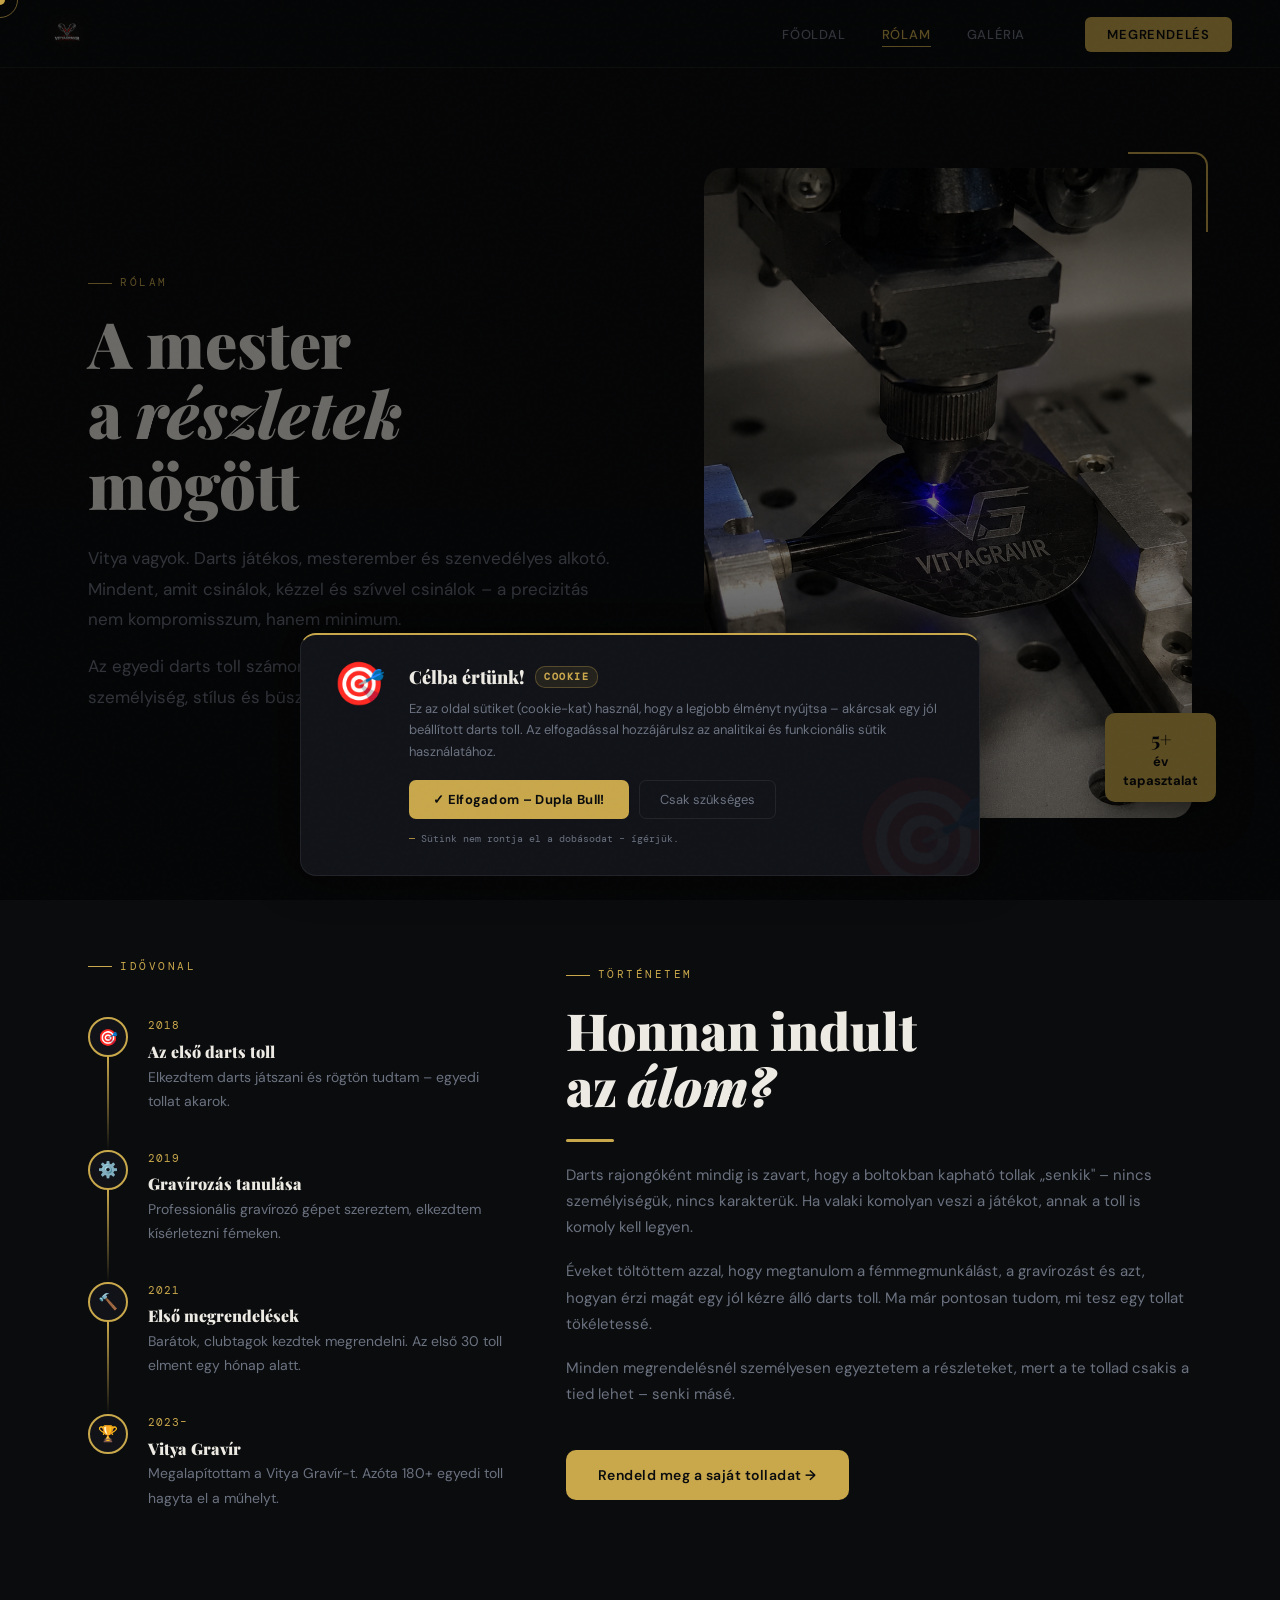
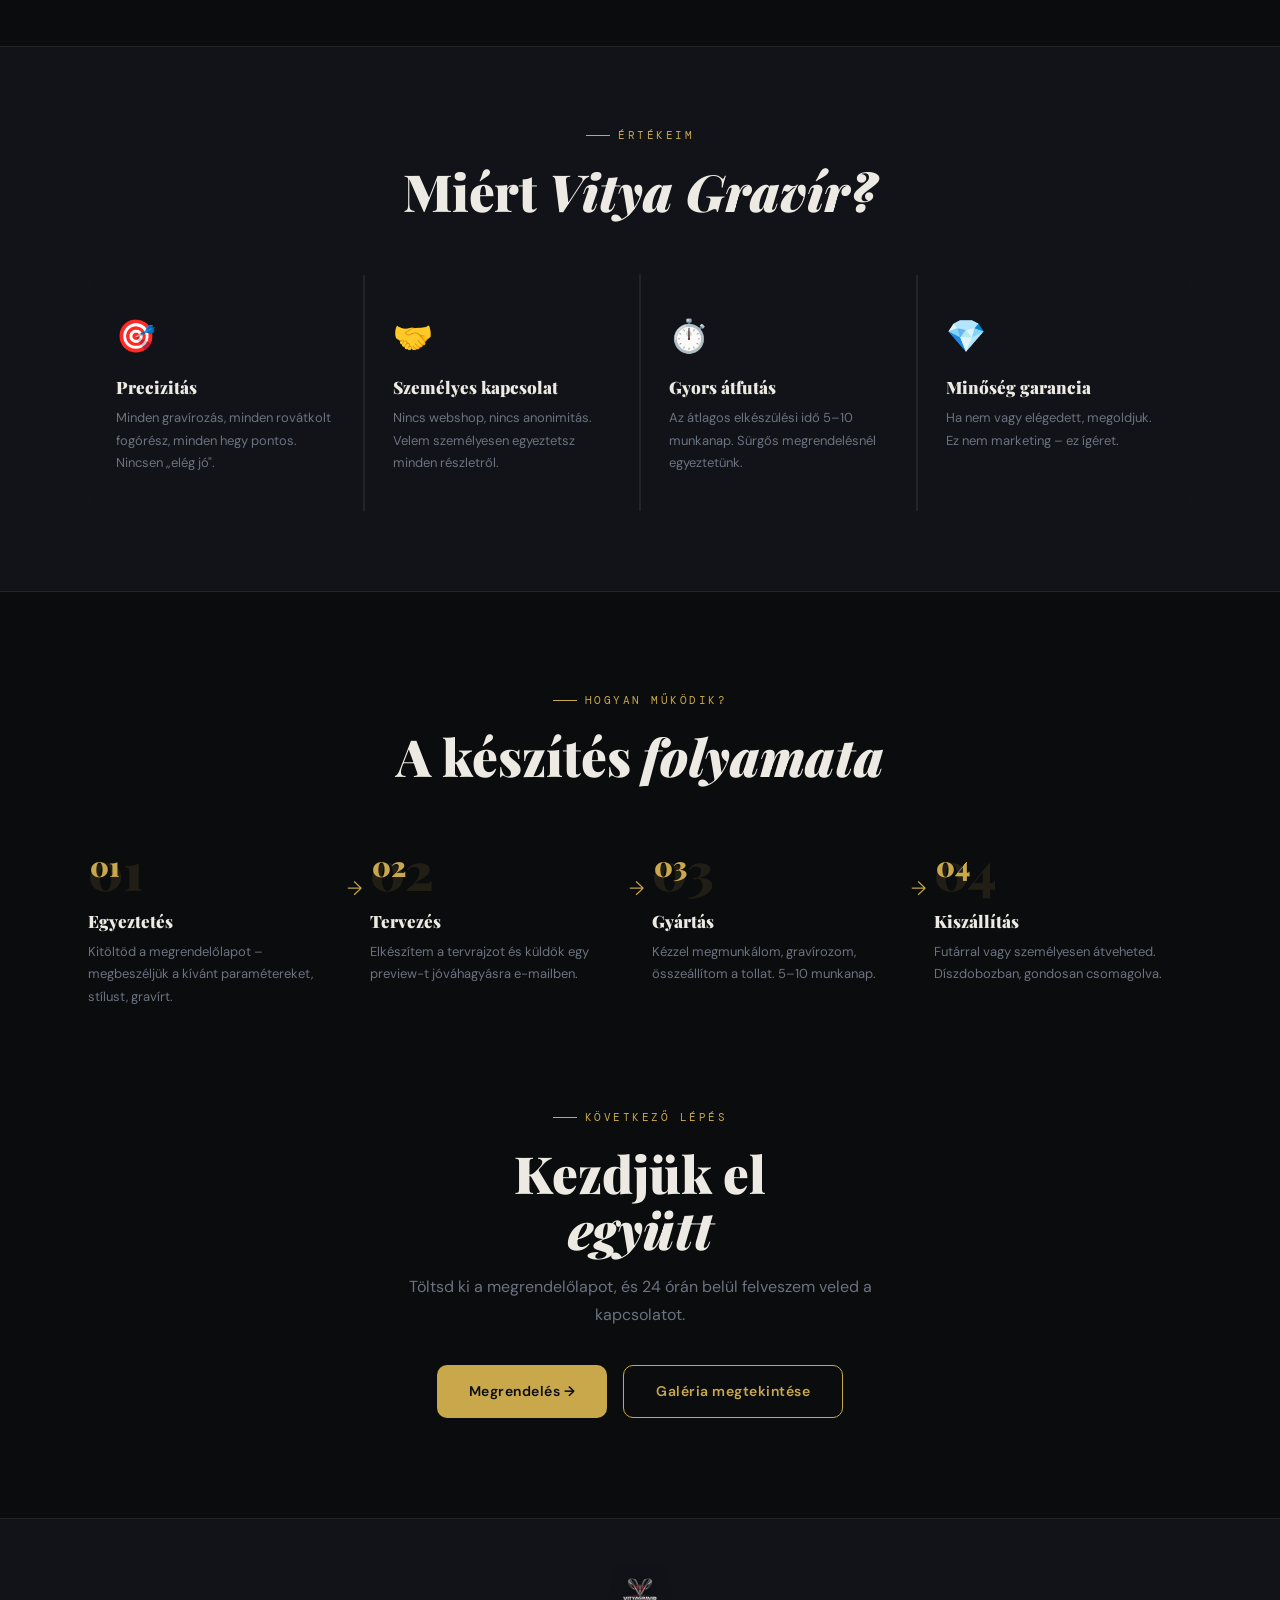
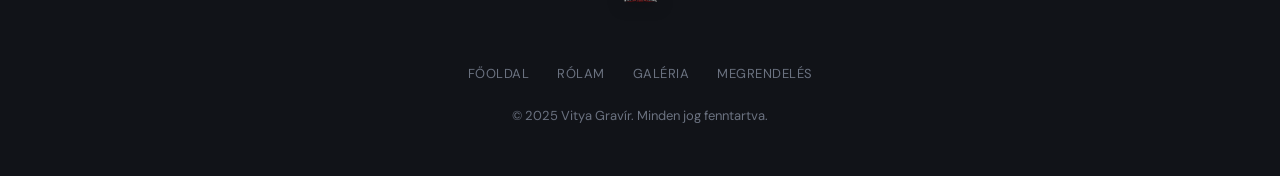
<file: rolam.html>
<!DOCTYPE html>
<html lang="hu">
<head>
  <meta charset="UTF-8" />
  <meta name="viewport" content="width=device-width, initial-scale=1.0" />
  <title>Rólam – Vitya Gravír</title>
  <meta name="description" content="Megismerkedhetsz Vityával – a darts toll készítő és gravírozó mesterrel." />
  <link rel="stylesheet" href="style.css" />
  <style>
    /* ---- PAGE HERO ---- */
    .page-hero {
      padding: 100px 48px 72px;
      max-width: 1200px;
      margin: 0 auto;
      display: grid;
      grid-template-columns: 1.1fr 1fr;
      gap: 80px;
      align-items: center;
    }

    .page-hero-text .section-tag { margin-bottom: 16px; }
    .page-hero-text h1 { margin-bottom: 24px; font-size: clamp(40px, 5vw, 72px); }
    .page-hero-text p { font-size: 17px; line-height: 1.8; margin-bottom: 16px; }

    .page-hero-img {
      position: relative;
    }
    .photo-placeholder {
      width: 100%;
      aspect-ratio: 3/4;
      background: var(--bg2);
      border: 1px solid var(--border);
      border-radius: 20px;
      display: flex;
      flex-direction: column;
      align-items: center;
      justify-content: center;
      color: var(--muted);
      font-size: 14px;
      gap: 14px;
      position: relative;
      overflow: hidden;
    }
    .photo-placeholder .ph-big { font-size: 64px; opacity: 0.25; }
    .photo-placeholder .ph-hint { font-size: 12px; opacity: 0.5; }

    /* decorative corner */
    .photo-deco {
      position: absolute;
      top: -16px; right: -16px;
      width: 80px; height: 80px;
      border-top: 2px solid var(--gold);
      border-right: 2px solid var(--gold);
      border-radius: 0 14px 0 0;
    }
    .photo-deco2 {
      position: absolute;
      bottom: -16px; left: -16px;
      width: 80px; height: 80px;
      border-bottom: 2px solid var(--gold);
      border-left: 2px solid var(--gold);
      border-radius: 0 0 0 14px;
    }
    .badge-craft {
      position: absolute;
      bottom: 24px; right: -24px;
      background: var(--gold);
      color: var(--bg);
      padding: 12px 18px;
      border-radius: 10px;
      font-size: 13px;
      font-weight: 700;
      line-height: 1.4;
      text-align: center;
      box-shadow: 0 12px 32px rgba(0,0,0,0.5);
    }
    .badge-craft strong { display: block; font-family: 'Playfair Display', serif; font-size: 20px; }

    /* ---- STORY SECTION ---- */
    .story-section {
      max-width: 1200px;
      margin: 0 auto;
      padding: 0 48px 100px;
    }

    .story-grid {
      display: grid;
      grid-template-columns: 1fr 1.5fr;
      gap: 60px;
      margin-top: 60px;
    }

    .timeline {
      display: flex;
      flex-direction: column;
      gap: 0;
    }

    .tl-item {
      display: flex;
      gap: 20px;
      padding-bottom: 36px;
      position: relative;
    }

    .tl-item:not(:last-child)::after {
      content: '';
      position: absolute;
      left: 19px; top: 40px;
      width: 2px;
      bottom: 0;
      background: linear-gradient(to bottom, var(--gold), transparent);
    }

    .tl-dot {
      width: 40px; height: 40px;
      border-radius: 50%;
      border: 2px solid var(--gold);
      background: var(--bg2);
      display: flex;
      align-items: center;
      justify-content: center;
      font-size: 16px;
      flex-shrink: 0;
      position: relative;
      z-index: 1;
    }

    .tl-text h3 {
      font-size: 16px;
      color: var(--white);
      margin-bottom: 4px;
    }
    .tl-text .tl-year {
      font-family: 'DM Mono', monospace;
      font-size: 11px;
      color: var(--gold);
      letter-spacing: 1px;
      margin-bottom: 8px;
    }
    .tl-text p { font-size: 14px; }

    .story-text h2 { margin-bottom: 24px; }
    .story-text p { margin-bottom: 18px; font-size: 15px; }

    /* ---- VALUES ---- */
    .values-section {
      background: var(--bg2);
      border-top: 1px solid var(--border);
      border-bottom: 1px solid var(--border);
    }
    .values-inner {
      max-width: 1200px;
      margin: 0 auto;
      padding: 80px 48px;
    }
    .values-grid {
      display: grid;
      grid-template-columns: repeat(4, 1fr);
      gap: 2px;
      margin-top: 56px;
      background: var(--border);
      border-radius: 14px;
      overflow: hidden;
    }
    .value-item {
      background: var(--bg2);
      padding: 36px 28px;
      transition: background 0.3s;
    }
    .value-item:hover { background: var(--bg3); }
    .value-icon { font-size: 32px; margin-bottom: 16px; }
    .value-item h3 { font-size: 17px; margin-bottom: 10px; }
    .value-item p { font-size: 13px; }

    /* ---- PROCESS ---- */
    .process-section {
      max-width: 1200px;
      margin: 0 auto;
      padding: 100px 48px;
    }
    .process-steps {
      display: grid;
      grid-template-columns: repeat(4, 1fr);
      gap: 24px;
      margin-top: 60px;
    }
    .process-step {
      position: relative;
    }
    .process-step:not(:last-child)::after {
      content: '→';
      position: absolute;
      top: 28px;
      right: -16px;
      color: var(--gold);
      font-size: 20px;
      font-weight: 300;
    }
    .step-num {
      font-family: 'Playfair Display', serif;
      font-size: 52px;
      font-weight: 900;
      color: var(--gold-dim);
      line-height: 1;
      margin-bottom: 16px;
      position: relative;
    }
    .step-num::after {
      content: attr(data-n);
      position: absolute;
      top: 8px; left: 2px;
      color: var(--gold);
      font-size: 28px;
    }
    .process-step h3 { font-size: 17px; margin-bottom: 10px; }
    .process-step p { font-size: 13px; }

    /* CTA */
    .rolam-cta {
      max-width: 1200px;
      margin: 0 auto 100px;
      padding: 0 48px;
      text-align: center;
    }
    .rolam-cta h2 { margin-bottom: 16px; }
    .rolam-cta p { margin-bottom: 36px; }

    @media (max-width: 900px) {
      .page-hero { grid-template-columns: 1fr; padding: 80px 24px 48px; gap: 48px; }
      .story-grid { grid-template-columns: 1fr; gap: 40px; }
      .values-grid { grid-template-columns: 1fr 1fr; }
      .process-steps { grid-template-columns: 1fr 1fr; }
      .story-section, .process-section, .rolam-cta { padding-left: 24px; padding-right: 24px; }
      .values-inner { padding: 60px 24px; }
      .badge-craft { right: 0; bottom: 16px; }
    }
    @media (max-width: 560px) {
      .values-grid { grid-template-columns: 1fr; }
      .process-steps { grid-template-columns: 1fr; }
      .process-step::after { display: none; }
    }
  </style>
</head>
<body>

<div id="cursor"></div>
<div id="cursor-ring"></div>

<nav>
  <a href="index.html" class="nav-logo"><img src="kepek/logo.png" alt="Vitya Gravír" /></a>
  <ul class="nav-links">
    <li><a href="index.html">Főoldal</a></li>
    <li><a href="rolam.html">Rólam</a></li>
    <li><a href="galeria.html">Galéria</a></li>
    <li><a href="megrendeles.html" class="nav-cta">Megrendelés</a></li>
  </ul>
  <div class="nav-burger"><span></span><span></span><span></span></div>
</nav>
<div class="nav-mobile">
  <a href="index.html">Főoldal</a>
  <a href="rolam.html">Rólam</a>
  <a href="galeria.html">Galéria</a>
  <a href="megrendeles.html">Megrendelés</a>
</div>

<div class="page">

  <!-- PAGE HERO -->
  <div class="page-hero">
    <div class="page-hero-text">
      <div class="section-tag reveal">Rólam</div>
      <h1 class="reveal reveal-delay-1">A mester<br>a <em>részletek</em><br>mögött</h1>
      <p class="reveal reveal-delay-2">Vitya vagyok. Darts játékos, mesterember és szenvedélyes alkotó. Mindent, amit csinálok, kézzel és szívvel csinálok – a precizitás nem kompromisszum, hanem minimum.</p>
      <p class="reveal reveal-delay-2">Az egyedi darts toll számomra nemcsak sport eszköz – hanem személyiség, stílus és büszkeség kérdése.</p>
    </div>
    <div class="page-hero-img reveal reveal-delay-3">
      <div class="photo-deco"></div>
      <div class="photo-deco2"></div>
      <img src="kepek/muhely.png" alt="Vitya Gravír lézer gravírozás" style="width:100%;aspect-ratio:3/4;object-fit:cover;border-radius:20px;" />
      <div class="badge-craft"><strong>5+</strong>év<br>tapasztalat</div>
    </div>
  </div>

  <!-- STORY -->
  <div class="story-section">
    <div class="story-grid">
      <div class="timeline reveal">
        <div class="section-tag">Idővonal</div>
        <div style="height:24px;"></div>
        <div class="tl-item">
          <div class="tl-dot">🎯</div>
          <div class="tl-text">
            <div class="tl-year">2018</div>
            <h3>Az első darts toll</h3>
            <p>Elkezdtem darts játszani és rögtön tudtam – egyedi tollat akarok.</p>
          </div>
        </div>
        <div class="tl-item">
          <div class="tl-dot">⚙️</div>
          <div class="tl-text">
            <div class="tl-year">2019</div>
            <h3>Gravírozás tanulása</h3>
            <p>Professionális gravírozó gépet szereztem, elkezdtem kísérletezni fémeken.</p>
          </div>
        </div>
        <div class="tl-item">
          <div class="tl-dot">🔨</div>
          <div class="tl-text">
            <div class="tl-year">2021</div>
            <h3>Első megrendelések</h3>
            <p>Barátok, clubtagok kezdtek megrendelni. Az első 30 toll elment egy hónap alatt.</p>
          </div>
        </div>
        <div class="tl-item">
          <div class="tl-dot">🏆</div>
          <div class="tl-text">
            <div class="tl-year">2023–</div>
            <h3>Vitya Gravír</h3>
            <p>Megalapítottam a Vitya Gravír-t. Azóta 180+ egyedi toll hagyta el a műhelyt.</p>
          </div>
        </div>
      </div>

      <div class="story-text reveal reveal-delay-2">
        <div class="section-tag">Történetem</div>
        <h2>Honnan indult<br>az <em>álom?</em></h2>
        <div class="gold-line"></div>
        <p>Darts rajongóként mindig is zavart, hogy a boltokban kapható tollak „senkik" – nincs személyiségük, nincs karakterük. Ha valaki komolyan veszi a játékot, annak a toll is komoly kell legyen.</p>
        <p>Éveket töltöttem azzal, hogy megtanulom a fémmegmunkálást, a gravírozást és azt, hogyan érzi magát egy jól kézre álló darts toll. Ma már pontosan tudom, mi tesz egy tollat tökéletessé.</p>
        <p>Minden megrendelésnél személyesen egyeztetem a részleteket, mert a te tollad csakis a tied lehet – senki másé.</p>
        <a href="megrendeles.html" class="btn btn-gold" style="margin-top:24px;">Rendeld meg a saját tolladat →</a>
      </div>
    </div>
  </div>

  <!-- VALUES -->
  <div class="values-section">
    <div class="values-inner">
      <div class="reveal" style="text-align:center;">
        <div class="section-tag" style="justify-content:center; display:flex;">Értékeim</div>
        <h2>Miért <em>Vitya Gravír?</em></h2>
      </div>
      <div class="values-grid">
        <div class="value-item reveal reveal-delay-1">
          <div class="value-icon">🎯</div>
          <h3>Precizitás</h3>
          <p>Minden gravírozás, minden rovátkolt fogórész, minden hegy pontos. Nincsen „elég jó".</p>
        </div>
        <div class="value-item reveal reveal-delay-2">
          <div class="value-icon">🤝</div>
          <h3>Személyes kapcsolat</h3>
          <p>Nincs webshop, nincs anonimitás. Velem személyesen egyeztetsz minden részletről.</p>
        </div>
        <div class="value-item reveal reveal-delay-3">
          <div class="value-icon">⏱️</div>
          <h3>Gyors átfutás</h3>
          <p>Az átlagos elkészülési idő 5–10 munkanap. Sürgős megrendelésnél egyeztetünk.</p>
        </div>
        <div class="value-item reveal reveal-delay-4">
          <div class="value-icon">💎</div>
          <h3>Minőség garancia</h3>
          <p>Ha nem vagy elégedett, megoldjuk. Ez nem marketing – ez ígéret.</p>
        </div>
      </div>
    </div>
  </div>

  <!-- PROCESS -->
  <div class="process-section">
    <div class="reveal" style="text-align:center;">
      <div class="section-tag" style="justify-content:center; display:flex;">Hogyan működik?</div>
      <h2>A készítés <em>folyamata</em></h2>
    </div>
    <div class="process-steps">
      <div class="process-step reveal reveal-delay-1">
        <div class="step-num" data-n="01">01</div>
        <h3>Egyeztetés</h3>
        <p>Kitöltöd a megrendelőlapot – megbeszéljük a kívánt paramétereket, stílust, gravírt.</p>
      </div>
      <div class="process-step reveal reveal-delay-2">
        <div class="step-num" data-n="02">02</div>
        <h3>Tervezés</h3>
        <p>Elkészítem a tervrajzot és küldök egy preview-t jóváhagyásra e-mailben.</p>
      </div>
      <div class="process-step reveal reveal-delay-3">
        <div class="step-num" data-n="03">03</div>
        <h3>Gyártás</h3>
        <p>Kézzel megmunkálom, gravírozom, összeállítom a tollat. 5–10 munkanap.</p>
      </div>
      <div class="process-step reveal reveal-delay-4">
        <div class="step-num" data-n="04">04</div>
        <h3>Kiszállítás</h3>
        <p>Futárral vagy személyesen átveheted. Díszdobozban, gondosan csomagolva.</p>
      </div>
    </div>
  </div>

  <!-- CTA -->
  <div class="rolam-cta reveal">
    <div class="section-tag" style="justify-content:center; display:flex;">Következő lépés</div>
    <h2>Kezdjük el<br><em>együtt</em></h2>
    <p style="max-width:480px; margin:0 auto 36px;">Töltsd ki a megrendelőlapot, és 24 órán belül felveszem veled a kapcsolatot.</p>
    <div style="display:flex; gap:16px; justify-content:center; flex-wrap:wrap;">
      <a href="megrendeles.html" class="btn btn-gold">Megrendelés →</a>
      <a href="galeria.html" class="btn btn-outline">Galéria megtekintése</a>
    </div>
  </div>

</div>

<footer>
  <a href="index.html" class="footer-logo"><img src="kepek/logo.png" alt="Vitya Gravír" /></a>
  <ul class="footer-links">
    <li><a href="index.html">Főoldal</a></li>
    <li><a href="rolam.html">Rólam</a></li>
    <li><a href="galeria.html">Galéria</a></li>
    <li><a href="megrendeles.html">Megrendelés</a></li>
  </ul>
  <p>© 2025 Vitya Gravír. Minden jog fenntartva.</p>
</footer>

<script src="main.js"></script>

<!-- COOKIE POPUP -->
<div class="cookie-overlay" id="cookieOverlay">
  <div class="cookie-box">
    <div class="cookie-dart">🎯</div>
    <div class="cookie-content">
      <div class="cookie-title">
        Célba értünk! <span class="bull">Cookie</span>
      </div>
      <p class="cookie-text">
        Ez az oldal sütiket (cookie-kat) használ, hogy a legjobb élményt nyújtsa – akárcsak egy jól beállított darts toll. Az elfogadással hozzájárulsz az analitikai és funkcionális sütik használatához.
      </p>
      <div class="cookie-btns">
        <button class="cookie-accept" onclick="acceptCookies()">✓ Elfogadom – Dupla Bull!</button>
        <button class="cookie-decline" onclick="declineCookies()">Csak szükséges</button>
      </div>
      <div class="cookie-score">Sütink nem rontja el a dobásodat – ígérjük.</div>
    </div>
  </div>
</div>
<script>
  (function() {
    if (!localStorage.getItem("vg_cookie")) {
      setTimeout(function() {
        var o = document.getElementById("cookieOverlay");
        if (o) o.classList.add("show");
      }, 1200);
    }
  })();
  function acceptCookies() {
    localStorage.setItem("vg_cookie", "accepted");
    hideCookie();
  }
  function declineCookies() {
    localStorage.setItem("vg_cookie", "declined");
    hideCookie();
  }
  function hideCookie() {
    var o = document.getElementById("cookieOverlay");
    if (o) { o.style.opacity = "0"; setTimeout(function(){ o.remove(); }, 400); }
  }
</script>
</body>
</html>
</file>
<file: style.css>
/* =========================================
   VITYA GRAVÍR — Shared Stylesheet
   ========================================= */

@import url('https://fonts.googleapis.com/css2?family=Playfair+Display:ital,wght@0,700;0,900;1,700&family=DM+Sans:wght@300;400;500;600&family=DM+Mono:wght@400;500&display=swap');

:root {
  --bg:       #0b0c0e;
  --bg2:      #111318;
  --bg3:      #181b22;
  --gold:     #c9a84c;
  --gold2:    #e8c87a;
  --gold-dim: rgba(201,168,76,0.12);
  --white:    #edeae3;
  --muted:    #6b7280;
  --border:   rgba(255,255,255,0.07);
  --red:      #c0392b;
  --success:  #27ae60;
  --radius:   10px;
}

*, *::before, *::after { margin: 0; padding: 0; box-sizing: border-box; }

html { scroll-behavior: smooth; font-size: 16px; }

body {
  background: var(--bg);
  color: var(--white);
  font-family: 'DM Sans', sans-serif;
  font-weight: 400;
  line-height: 1.6;
  overflow-x: hidden;
  cursor: none;
}

/* ---- CUSTOM CURSOR ---- */
#cursor {
  position: fixed;
  width: 10px; height: 10px;
  background: var(--gold);
  border-radius: 50%;
  pointer-events: none;
  z-index: 9999;
  transform: translate(-50%, -50%);
  transition: transform 0.08s, width 0.2s, height 0.2s, opacity 0.2s;
  mix-blend-mode: difference;
}
#cursor-ring {
  position: fixed;
  width: 36px; height: 36px;
  border: 1.5px solid var(--gold);
  border-radius: 50%;
  pointer-events: none;
  z-index: 9998;
  transform: translate(-50%, -50%);
  transition: transform 0.18s ease, width 0.2s, height 0.2s, opacity 0.2s;
  opacity: 0.5;
}
body:hover #cursor { opacity: 1; }

/* ---- NAV ---- */
nav {
  position: fixed;
  top: 0; left: 0; right: 0;
  z-index: 500;
  display: flex;
  align-items: center;
  padding: 0 48px;
  height: 68px;
  background: rgba(11,12,14,0.85);
  backdrop-filter: blur(16px);
  -webkit-backdrop-filter: blur(16px);
  border-bottom: 1px solid var(--border);
  transition: background 0.3s;
}

.nav-logo {
  font-family: 'Playfair Display', serif;
  font-size: 20px;
  font-weight: 900;
  color: var(--gold);
  text-decoration: none;
  letter-spacing: 1px;
  margin-right: auto;
  display: flex;
  align-items: center;
  gap: 10px;
}

.nav-logo .dart-icon { font-size: 18px; }

.nav-links {
  display: flex;
  align-items: center;
  gap: 36px;
  list-style: none;
}

.nav-links a {
  font-size: 13px;
  font-weight: 500;
  letter-spacing: 0.8px;
  text-transform: uppercase;
  color: var(--muted);
  text-decoration: none;
  position: relative;
  transition: color 0.2s;
}

.nav-links a::after {
  content: '';
  position: absolute;
  bottom: -4px; left: 0;
  width: 0; height: 1px;
  background: var(--gold);
  transition: width 0.3s;
}

.nav-links a:hover,
.nav-links a.active { color: var(--gold); }
.nav-links a:hover::after,
.nav-links a.active::after { width: 100%; }

.nav-cta {
  margin-left: 24px;
  background: var(--gold);
  color: var(--bg) !important;
  padding: 9px 22px;
  border-radius: 6px;
  font-weight: 600 !important;
  transition: background 0.2s, transform 0.1s !important;
}
.nav-cta::after { display: none !important; }
.nav-cta:hover { background: var(--gold2) !important; transform: translateY(-1px); }

/* hamburger */
.nav-burger {
  display: none;
  flex-direction: column;
  gap: 5px;
  cursor: pointer;
  padding: 4px;
}
.nav-burger span {
  display: block;
  width: 24px; height: 2px;
  background: var(--white);
  border-radius: 2px;
  transition: all 0.3s;
}
.nav-mobile {
  display: none;
  position: fixed;
  top: 68px; left: 0; right: 0;
  background: rgba(11,12,14,0.97);
  padding: 24px 48px;
  border-bottom: 1px solid var(--border);
  flex-direction: column;
  gap: 20px;
  z-index: 499;
}
.nav-mobile a {
  font-size: 15px;
  font-weight: 500;
  letter-spacing: 0.5px;
  color: var(--muted);
  text-decoration: none;
  text-transform: uppercase;
  transition: color 0.2s;
}
.nav-mobile a:hover, .nav-mobile a.active { color: var(--gold); }
.nav-mobile.open { display: flex; }

/* ---- PAGE WRAPPER ---- */
.page { padding-top: 68px; min-height: 100vh; }

/* ---- SECTION DEFAULTS ---- */
section { padding: 100px 48px; max-width: 1200px; margin: 0 auto; }

.section-tag {
  display: inline-flex;
  align-items: center;
  gap: 8px;
  font-family: 'DM Mono', monospace;
  font-size: 11px;
  letter-spacing: 2.5px;
  text-transform: uppercase;
  color: var(--gold);
  margin-bottom: 18px;
}
.section-tag::before {
  content: '';
  display: inline-block;
  width: 24px; height: 1px;
  background: var(--gold);
}

h1, h2, h3 { font-family: 'Playfair Display', serif; font-weight: 900; line-height: 1.1; }

h1 { font-size: clamp(48px, 6vw, 88px); }
h2 { font-size: clamp(32px, 4vw, 56px); margin-bottom: 16px; }
h3 { font-size: clamp(20px, 2.5vw, 28px); }

p { color: var(--muted); line-height: 1.75; }

/* ---- BUTTONS ---- */
.btn {
  display: inline-flex;
  align-items: center;
  gap: 10px;
  padding: 14px 32px;
  border-radius: var(--radius);
  font-family: 'DM Sans', sans-serif;
  font-size: 14px;
  font-weight: 600;
  letter-spacing: 0.5px;
  text-decoration: none;
  transition: all 0.2s;
  cursor: pointer;
  border: none;
}
.btn-gold {
  background: var(--gold);
  color: var(--bg);
}
.btn-gold:hover { background: var(--gold2); transform: translateY(-2px); box-shadow: 0 8px 24px rgba(201,168,76,0.25); }

.btn-outline {
  background: transparent;
  color: var(--gold);
  border: 1.5px solid var(--gold);
}
.btn-outline:hover { background: var(--gold-dim); transform: translateY(-2px); }

/* ---- CARDS ---- */
.card {
  background: var(--bg2);
  border: 1px solid var(--border);
  border-radius: 14px;
  overflow: hidden;
  transition: border-color 0.3s, transform 0.3s;
}
.card:hover { border-color: rgba(201,168,76,0.35); transform: translateY(-4px); }

/* ---- DIVIDER ---- */
.gold-line {
  width: 48px; height: 3px;
  background: var(--gold);
  border-radius: 2px;
  margin: 20px 0;
}

/* ---- FOOTER ---- */
footer {
  background: var(--bg2);
  border-top: 1px solid var(--border);
  padding: 48px;
  text-align: center;
}
footer .footer-logo {
  font-family: 'Playfair Display', serif;
  font-size: 22px;
  font-weight: 900;
  color: var(--gold);
  display: block;
  margin-bottom: 12px;
}
footer p { font-size: 13px; color: var(--muted); }
footer .footer-links {
  display: flex;
  justify-content: center;
  gap: 28px;
  margin: 20px 0;
  list-style: none;
}
footer .footer-links a {
  font-size: 13px;
  color: var(--muted);
  text-decoration: none;
  transition: color 0.2s;
  letter-spacing: 0.5px;
  text-transform: uppercase;
}
footer .footer-links a:hover { color: var(--gold); }

/* ---- SCROLL REVEAL ---- */
.reveal {
  opacity: 0;
  transform: translateY(30px);
  transition: opacity 0.7s ease, transform 0.7s ease;
}
.reveal.visible {
  opacity: 1;
  transform: none;
}
.reveal-delay-1 { transition-delay: 0.1s; }
.reveal-delay-2 { transition-delay: 0.2s; }
.reveal-delay-3 { transition-delay: 0.3s; }
.reveal-delay-4 { transition-delay: 0.4s; }

/* ---- GRAIN OVERLAY ---- */
body::after {
  content: '';
  position: fixed;
  inset: 0;
  background-image: url("data:image/svg+xml,%3Csvg viewBox='0 0 256 256' xmlns='http://www.w3.org/2000/svg'%3E%3Cfilter id='n'%3E%3CfeTurbulence type='fractalNoise' baseFrequency='0.9' numOctaves='4' stitchTiles='stitch'/%3E%3C/filter%3E%3Crect width='100%25' height='100%25' filter='url(%23n)' opacity='0.04'/%3E%3C/svg%3E");
  pointer-events: none;
  z-index: 9997;
  opacity: 0.35;
}

/* ---- TOAST ---- */
.toast {
  position: fixed;
  bottom: 32px; right: 32px;
  z-index: 9996;
  padding: 14px 22px;
  border-radius: 8px;
  font-size: 14px;
  font-weight: 500;
  display: flex;
  align-items: center;
  gap: 10px;
  transform: translateY(60px);
  opacity: 0;
  transition: all 0.4s cubic-bezier(.34,1.56,.64,1);
  max-width: 340px;
  box-shadow: 0 8px 32px rgba(0,0,0,0.4);
}
.toast.show { transform: none; opacity: 1; }
.toast.success { background: var(--success); color: #fff; }
.toast.error { background: var(--red); color: #fff; }

/* ---- RESPONSIVE ---- */
@media (max-width: 768px) {
  nav { padding: 0 24px; }
  .nav-links { display: none; }
  .nav-burger { display: flex; }
  section { padding: 72px 24px; }
  footer { padding: 40px 24px; }
}

/* ---- NAV LOGO IMAGE ---- */
.nav-logo img {
  height: 38px;
  width: auto;
  display: block;
  filter: drop-shadow(0 0 8px rgba(201,168,76,0.2));
  transition: filter 0.3s;
}
.nav-logo:hover img {
  filter: drop-shadow(0 0 14px rgba(201,168,76,0.45));
}
.footer-logo img {
  height: 52px;
  width: auto;
  display: inline-block;
  margin-bottom: 12px;
  filter: drop-shadow(0 2px 8px rgba(0,0,0,0.5));
}

/* ---- COOKIE POPUP ---- */
.cookie-overlay {
  position: fixed;
  inset: 0;
  background: rgba(0,0,0,0.55);
  z-index: 8000;
  display: flex;
  align-items: flex-end;
  justify-content: center;
  padding: 24px;
  opacity: 0;
  pointer-events: none;
  transition: opacity 0.4s;
}
.cookie-overlay.show {
  opacity: 1;
  pointer-events: all;
}
.cookie-box {
  background: var(--bg2);
  border: 1px solid var(--border);
  border-top: 2px solid var(--gold);
  border-radius: 16px 16px 16px 16px;
  max-width: 680px;
  width: 100%;
  padding: 28px 32px;
  display: flex;
  gap: 24px;
  align-items: flex-start;
  box-shadow: 0 -8px 48px rgba(0,0,0,0.5);
  transform: translateY(30px);
  transition: transform 0.4s cubic-bezier(.34,1.2,.64,1);
  position: relative;
  overflow: hidden;
}
.cookie-overlay.show .cookie-box {
  transform: translateY(0);
}
/* dartboard bg decoration */
.cookie-box::before {
  content: '🎯';
  position: absolute;
  right: -20px; bottom: -24px;
  font-size: 120px;
  opacity: 0.04;
  pointer-events: none;
  line-height: 1;
}
.cookie-dart {
  font-size: 42px;
  flex-shrink: 0;
  line-height: 1;
  animation: dart-bounce 2s ease-in-out infinite;
}
@keyframes dart-bounce {
  0%,100% { transform: translateY(0) rotate(-45deg); }
  50%      { transform: translateY(-6px) rotate(-45deg); }
}
.cookie-content { flex: 1; }
.cookie-title {
  font-family: 'Playfair Display', serif;
  font-size: 18px;
  font-weight: 900;
  color: var(--white);
  margin-bottom: 6px;
  display: flex;
  align-items: center;
  gap: 10px;
}
.cookie-title .bull {
  font-family: 'DM Mono', monospace;
  font-size: 10px;
  letter-spacing: 1.5px;
  text-transform: uppercase;
  color: var(--gold);
  background: rgba(201,168,76,0.1);
  border: 1px solid rgba(201,168,76,0.3);
  padding: 2px 8px;
  border-radius: 10px;
}
.cookie-text {
  font-size: 13px;
  color: var(--muted);
  line-height: 1.65;
  margin-bottom: 18px;
}
.cookie-text a {
  color: var(--gold);
  text-decoration: underline;
  text-underline-offset: 3px;
}
.cookie-btns {
  display: flex;
  gap: 10px;
  flex-wrap: wrap;
}
.cookie-accept {
  background: var(--gold);
  color: var(--bg);
  border: none;
  padding: 10px 24px;
  border-radius: 7px;
  font-family: 'DM Sans', sans-serif;
  font-size: 13px;
  font-weight: 700;
  cursor: pointer;
  transition: background 0.2s, transform 0.1s;
  letter-spacing: 0.3px;
}
.cookie-accept:hover { background: var(--gold2); transform: translateY(-1px); }
.cookie-decline {
  background: transparent;
  color: var(--muted);
  border: 1px solid var(--border);
  padding: 10px 20px;
  border-radius: 7px;
  font-family: 'DM Sans', sans-serif;
  font-size: 13px;
  cursor: pointer;
  transition: border-color 0.2s, color 0.2s;
}
.cookie-decline:hover { border-color: var(--muted); color: var(--white); }
.cookie-score {
  font-family: 'DM Mono', monospace;
  font-size: 10px;
  color: var(--muted);
  margin-top: 12px;
  display: flex;
  align-items: center;
  gap: 6px;
}
.cookie-score::before { content: '—'; color: var(--gold); }

@media (max-width: 560px) {
  .cookie-box { flex-direction: column; padding: 22px 20px; gap: 14px; }
  .cookie-dart { font-size: 32px; }
}
</file>
